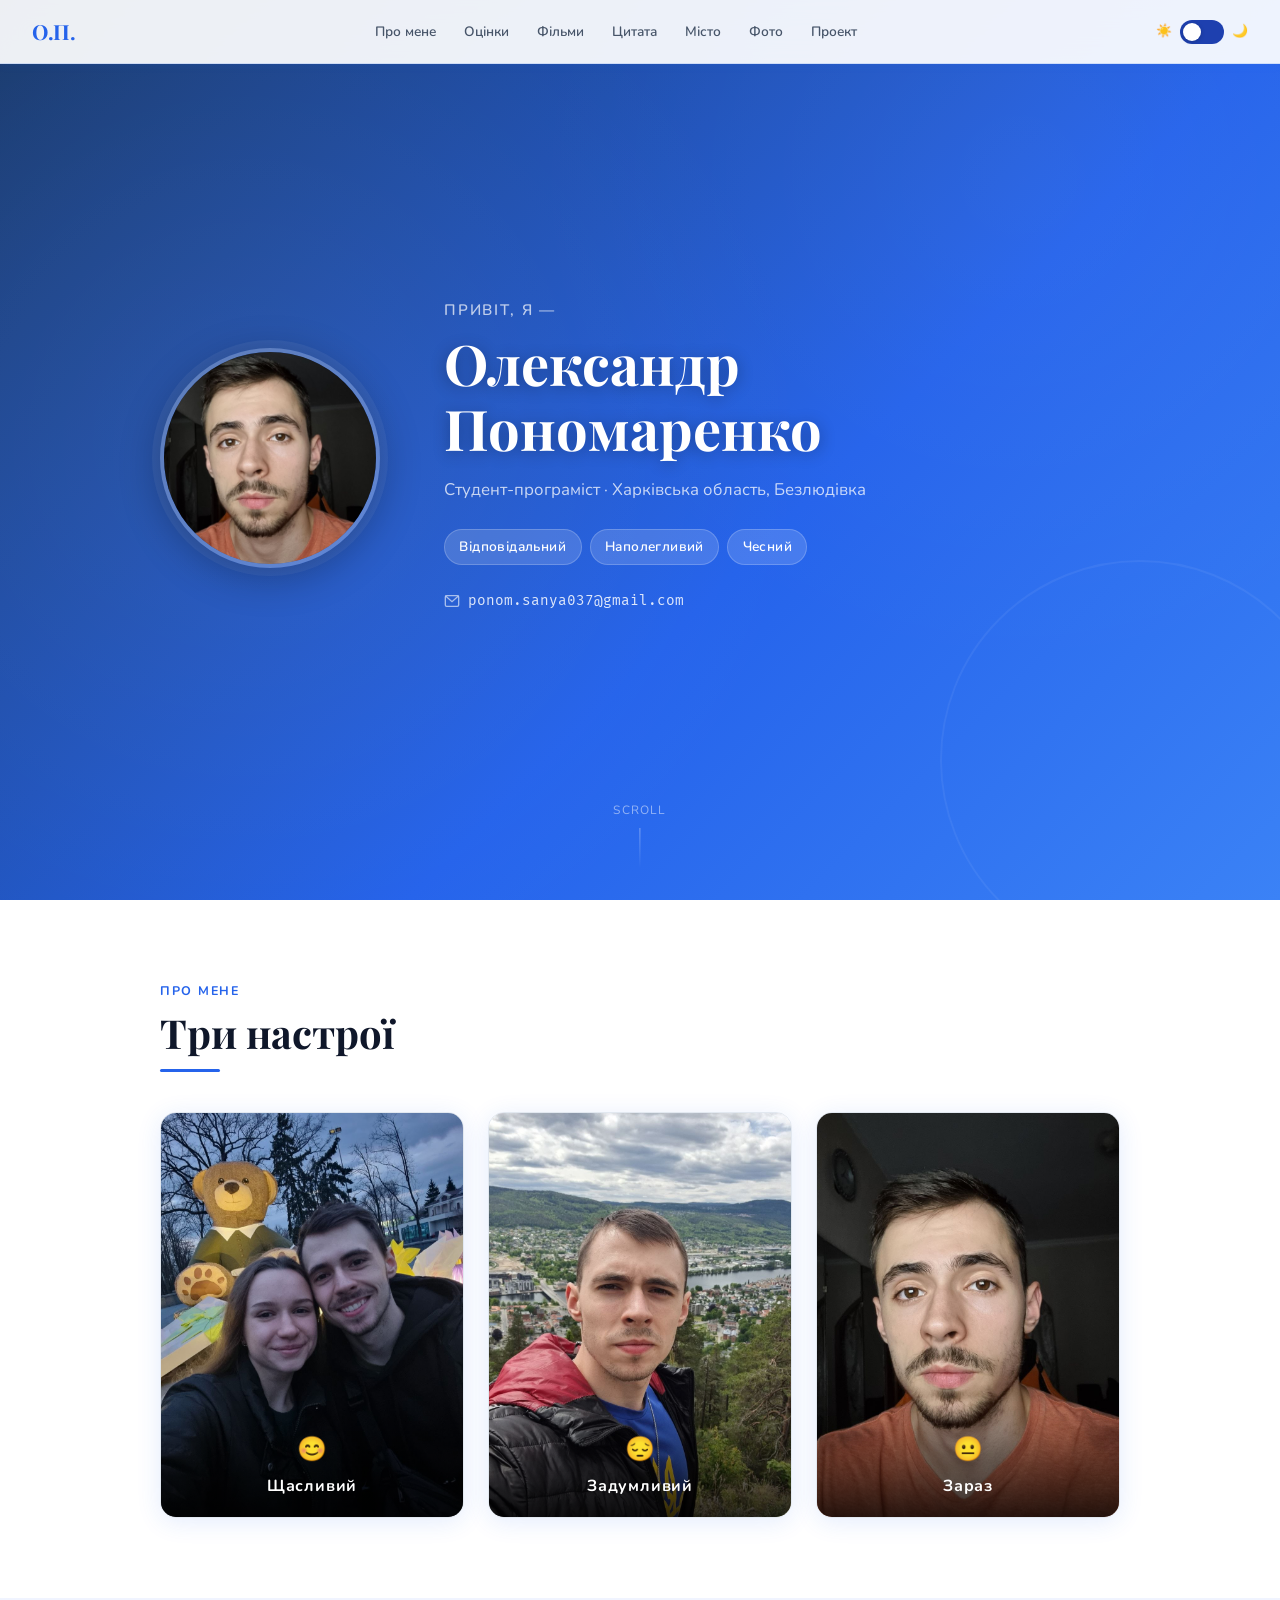
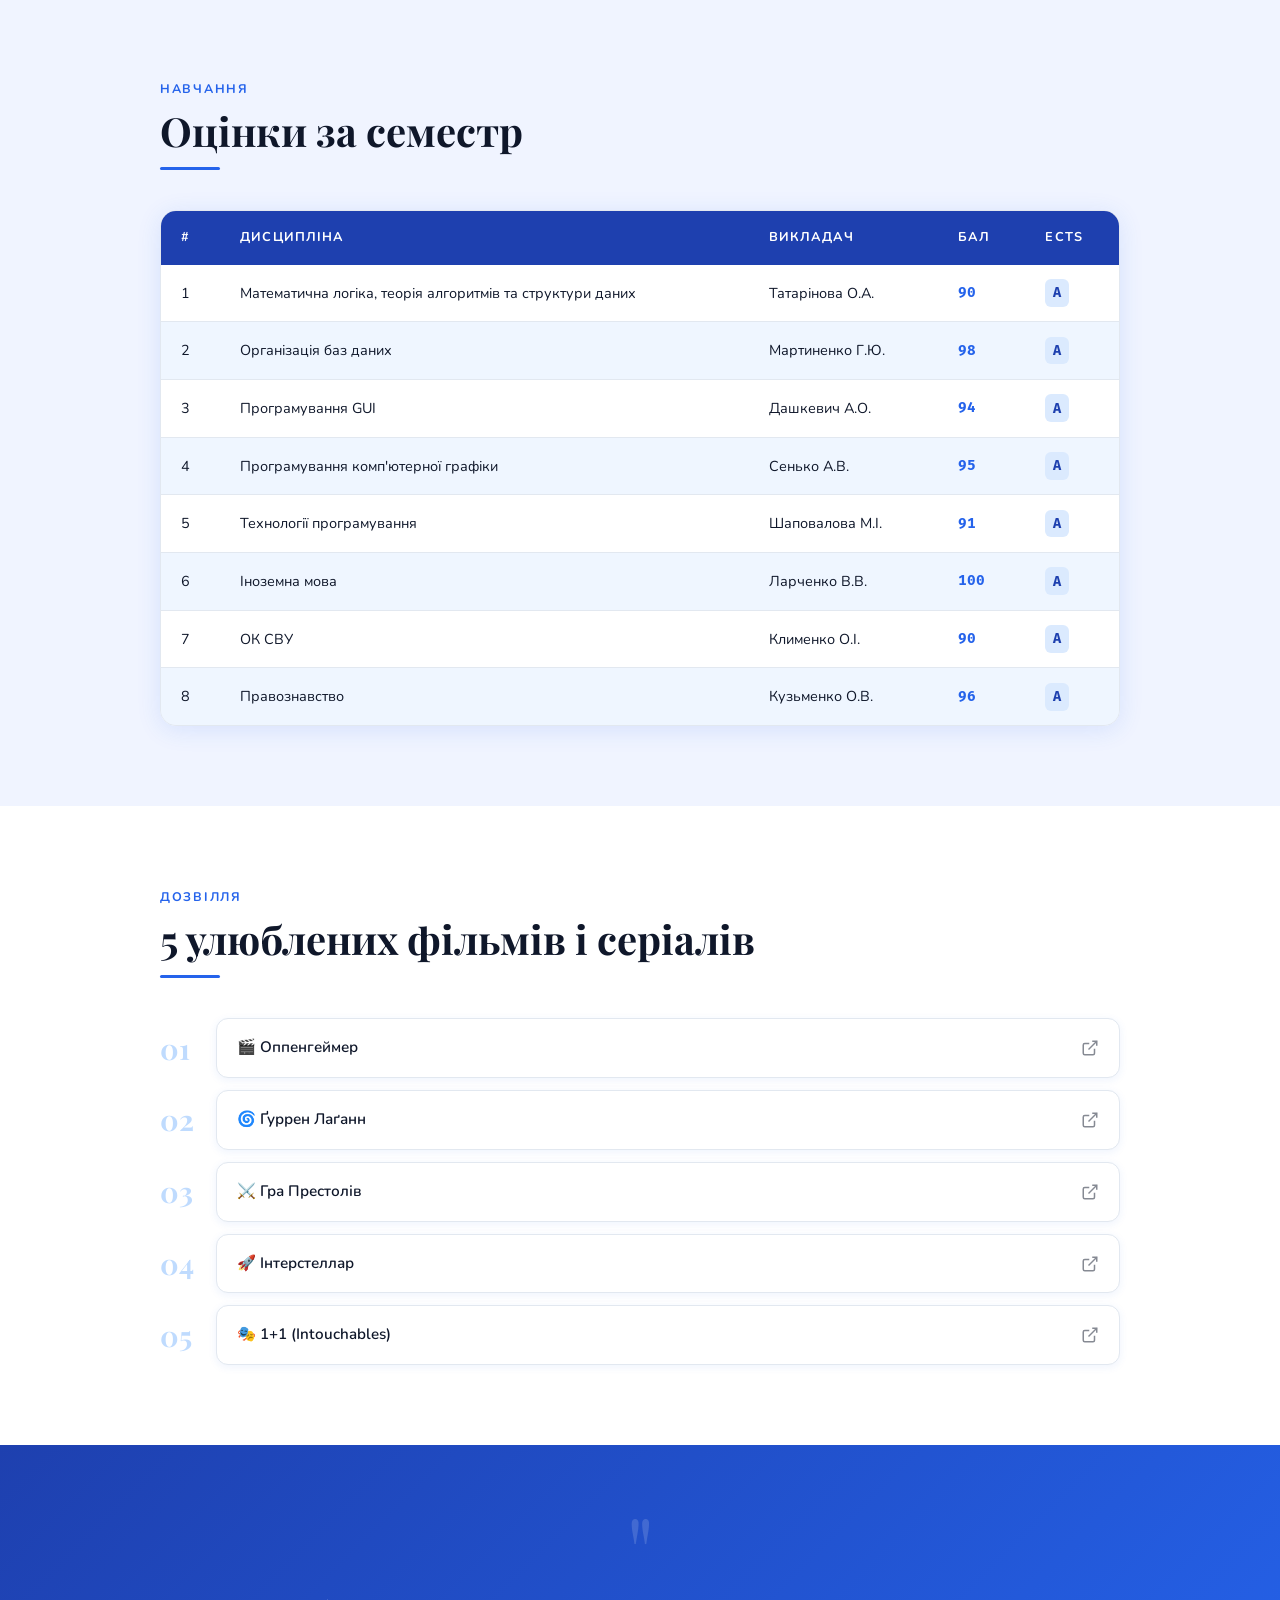
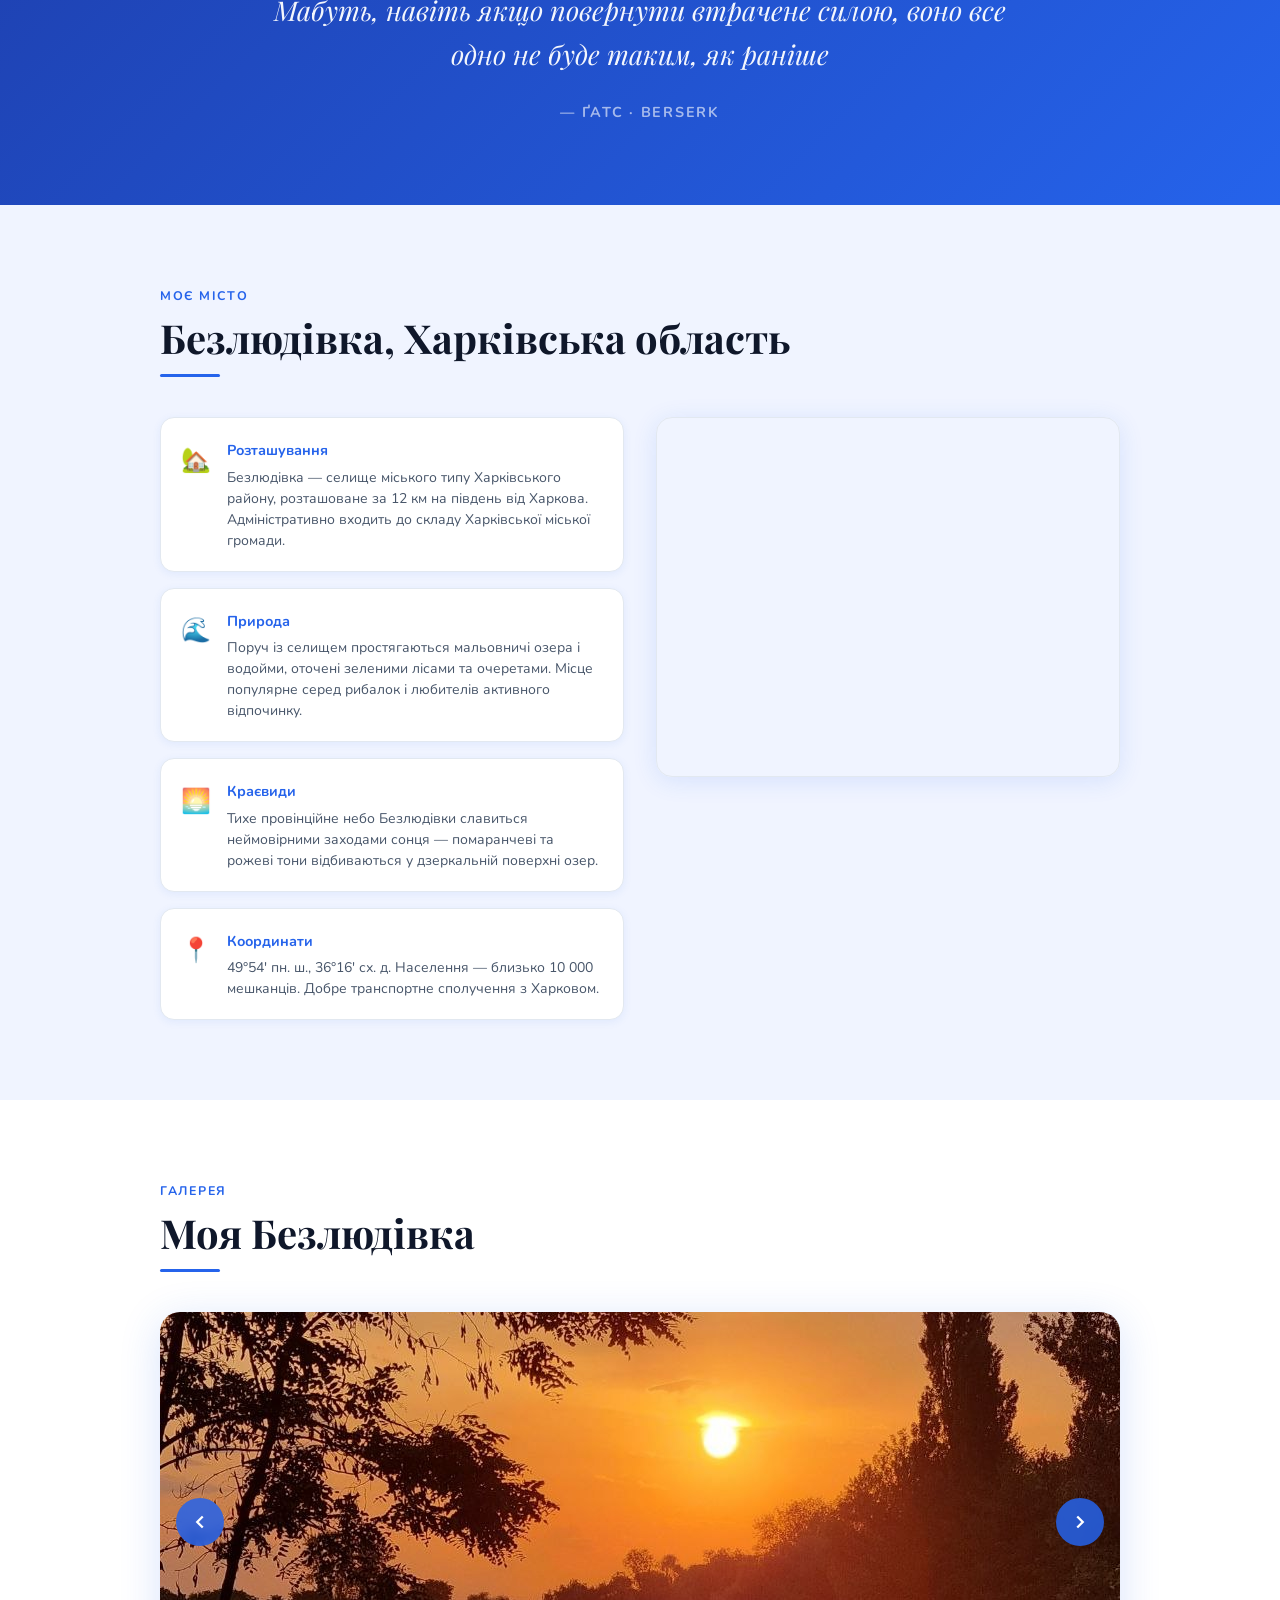
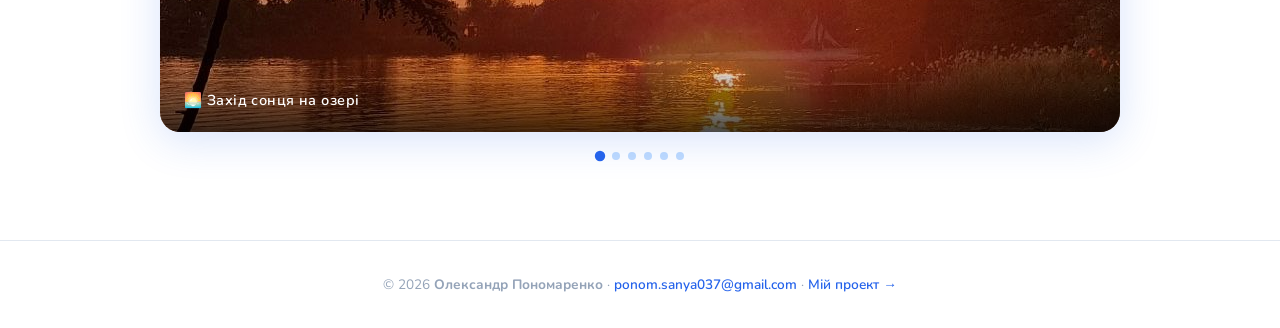
<file: index.html>
<!DOCTYPE html>
<html lang="uk">
<head>
  <meta charset="UTF-8" />
  <meta name="viewport" content="width=device-width, initial-scale=1.0" />
  <title>Олександр Пономаренко — Особиста сторінка</title>
  <meta name="description" content="Особиста сторінка Олександра Пономаренка — студента, розробника, мешканця Безлюдівки." />
  <link rel="stylesheet" href="style.css" />
  <link rel="preconnect" href="https://fonts.googleapis.com" />
  <link rel="preconnect" href="https://fonts.gstatic.com" crossorigin />
</head>
<body>

<!-- 
     NAVIGATION
      -->
<nav>
  <a class="nav-logo" href="#hero">О.П.</a>

  <ul class="nav-links" id="navLinks">
    <li><a href="#moods">Про мене</a></li>
    <li><a href="#grades">Оцінки</a></li>
    <li><a href="#movies">Фільми</a></li>
    <li><a href="#quote">Цитата</a></li>
    <li><a href="#location">Місто</a></li>
    <li><a href="#slideshow">Фото</a></li>
    <li><a href="cyberpunk.html">Проект</a></li>
  </ul>

  <div class="nav-right">
    <div class="theme-toggle" id="themeToggle" role="button" aria-label="Перемикач теми" tabindex="0">
      <span>☀️</span>
      <div class="toggle-track">
        <div class="toggle-knob"></div>
      </div>
      <span>🌙</span>
    </div>
    <button class="burger" id="burger" aria-label="Меню">
      <span></span><span></span><span></span>
    </button>
  </div>
</nav>

<!-- 
     HERO
      -->
<section class="hero" id="hero">
  <div class="hero-inner">
    <img class="hero-avatar" src="images/mood-now.jpg" alt="Олександр Пономаренко" />
    <div class="hero-content">
      <p class="hero-greeting">Привіт, я —</p>
      <h1 class="hero-name">Олександр<br/>Пономаренко</h1>
      <p class="hero-desc">Студент-програміст · Харківська область, Безлюдівка</p>
      <div class="hero-badges">
        <span class="badge">Відповідальний</span>
        <span class="badge">Наполегливий</span>
        <span class="badge">Чесний</span>
      </div>
      <a class="hero-email" href="mailto:ponom.sanya037@gmail.com">
        <svg viewBox="0 0 24 24" fill="none" stroke="currentColor" stroke-width="2">
          <rect x="2" y="4" width="20" height="16" rx="2"/>
          <polyline points="2,4 12,13 22,4"/>
        </svg>
        ponom.sanya037@gmail.com
      </a>
    </div>
  </div>
  <div class="hero-scroll">Scroll</div>
</section>

<!-- 
     MOODS — 3 PHOTOS
      -->
<section id="moods">
  <div class="section-inner">
    <p class="section-label reveal">Про мене</p>
    <h2 class="section-title reveal">Три настрої</h2>
    <div class="section-divider reveal"></div>

    <div class="moods-grid">
      <div class="mood-card reveal card">
        <img src="images/mood-happy.jpg" alt="Щасливий настрій" loading="lazy"/>
        <div class="mood-label">
          <span class="mood-emoji">😊</span>
          Щасливий
        </div>
      </div>
      <div class="mood-card reveal card">
        <img src="images/mood-sad.jpg" alt="Сумний настрій" loading="lazy"/>
        <div class="mood-label">
          <span class="mood-emoji">😔</span>
          Задумливий
        </div>
      </div>
      <div class="mood-card reveal card delay-2">
        <img src="images/mood-now.jpg" alt="Зараз" loading="lazy"/>
        <div class="mood-label">
          <span class="mood-emoji">😐</span>
          Зараз
        </div>
      </div>
    </div>
  </div>
</section>

<!-- 
     GRADES TABLE
      -->
<section id="grades">
  <div class="section-inner">
    <p class="section-label reveal">Навчання</p>
    <h2 class="section-title reveal">Оцінки за семестр</h2>
    <div class="section-divider reveal"></div>

    <div class="table-wrap reveal">
      <table>
        <thead>
          <tr>
            <th>#</th>
            <th>Дисципліна</th>
            <th>Викладач</th>
            <th>Бал</th>
            <th>ECTS</th>
          </tr>
        </thead>
        <tbody>
          <tr>
            <td>1</td>
            <td>Математична логіка, теорія алгоритмів та структури даних</td>
            <td>Татарінова О.А.</td>
            <td><span class="grade-score">90</span></td>
            <td><span class="grade-ects">A</span></td>
          </tr>
          <tr>
            <td>2</td>
            <td>Організація баз даних</td>
            <td>Мартиненко Г.Ю.</td>
            <td><span class="grade-score">98</span></td>
            <td><span class="grade-ects">A</span></td>
          </tr>
          <tr>
            <td>3</td>
            <td>Програмування GUI</td>
            <td>Дашкевич А.О.</td>
            <td><span class="grade-score">94</span></td>
            <td><span class="grade-ects">A</span></td>
          </tr>
          <tr>
            <td>4</td>
            <td>Програмування комп'ютерної графіки</td>
            <td>Сенько А.В.</td>
            <td><span class="grade-score">95</span></td>
            <td><span class="grade-ects">A</span></td>
          </tr>
          <tr>
            <td>5</td>
            <td>Технології програмування</td>
            <td>Шаповалова М.І.</td>
            <td><span class="grade-score">91</span></td>
            <td><span class="grade-ects">A</span></td>
          </tr>
          <tr>
            <td>6</td>
            <td>Іноземна мова</td>
            <td>Ларченко В.В.</td>
            <td><span class="grade-score">100</span></td>
            <td><span class="grade-ects">A</span></td>
          </tr>
          <tr>
            <td>7</td>
            <td>ОК СВУ</td>
            <td>Клименко О.І.</td>
            <td><span class="grade-score">90</span></td>
            <td><span class="grade-ects">A</span></td>
          </tr>
          <tr>
            <td>8</td>
            <td>Правознавство</td>
            <td>Кузьменко О.В.</td>
            <td><span class="grade-score">96</span></td>
            <td><span class="grade-ects">A</span></td>
          </tr>
        </tbody>
      </table>
    </div>
  </div>
</section>

<!-- 
     MOVIES
      -->
<section id="movies">
  <div class="section-inner">
    <p class="section-label reveal">Дозвілля</p>
    <h2 class="section-title reveal">5 улюблених фільмів і серіалів</h2>
    <div class="section-divider reveal"></div>

    <ul class="movies-list">
      <li class="reveal">
        <span class="movie-num">01</span>
        <a class="movie-link" href="https://www.imdb.com/title/tt15398776/" target="_blank" rel="noopener">
          🎬 Оппенгеймер
          <svg class="icon-right" viewBox="0 0 24 24" fill="none" stroke="currentColor" stroke-width="2"><path d="M18 13v6a2 2 0 0 1-2 2H5a2 2 0 0 1-2-2V8a2 2 0 0 1 2-2h6"/><polyline points="15,3 21,3 21,9"/><line x1="10" y1="14" x2="21" y2="3"/></svg>
        </a>
      </li>
      <li class="reveal delay-1">
        <span class="movie-num">02</span>
        <a class="movie-link" href="https://www.imdb.com/title/tt0948103/" target="_blank" rel="noopener">
          🌀 Ґуррен Лаґанн
          <svg class="icon-right" viewBox="0 0 24 24" fill="none" stroke="currentColor" stroke-width="2"><path d="M18 13v6a2 2 0 0 1-2 2H5a2 2 0 0 1-2-2V8a2 2 0 0 1 2-2h6"/><polyline points="15,3 21,3 21,9"/><line x1="10" y1="14" x2="21" y2="3"/></svg>
        </a>
      </li>
      <li class="reveal delay-2">
        <span class="movie-num">03</span>
        <a class="movie-link" href="https://www.imdb.com/title/tt0944947/" target="_blank" rel="noopener">
          ⚔️ Гра Престолів
          <svg class="icon-right" viewBox="0 0 24 24" fill="none" stroke="currentColor" stroke-width="2"><path d="M18 13v6a2 2 0 0 1-2 2H5a2 2 0 0 1-2-2V8a2 2 0 0 1 2-2h6"/><polyline points="15,3 21,3 21,9"/><line x1="10" y1="14" x2="21" y2="3"/></svg>
        </a>
      </li>
      <li class="reveal delay-3">
        <span class="movie-num">04</span>
        <a class="movie-link" href="https://www.imdb.com/title/tt0816692/" target="_blank" rel="noopener">
          🚀 Інтерстеллар
          <svg class="icon-right" viewBox="0 0 24 24" fill="none" stroke="currentColor" stroke-width="2"><path d="M18 13v6a2 2 0 0 1-2 2H5a2 2 0 0 1-2-2V8a2 2 0 0 1 2-2h6"/><polyline points="15,3 21,3 21,9"/><line x1="10" y1="14" x2="21" y2="3"/></svg>
        </a>
      </li>
      <li class="reveal delay-4">
        <span class="movie-num">05</span>
        <a class="movie-link" href="https://www.imdb.com/title/tt1675434/" target="_blank" rel="noopener">
          🎭 1+1 (Intouchables)
          <svg class="icon-right" viewBox="0 0 24 24" fill="none" stroke="currentColor" stroke-width="2"><path d="M18 13v6a2 2 0 0 1-2 2H5a2 2 0 0 1-2-2V8a2 2 0 0 1 2-2h6"/><polyline points="15,3 21,3 21,9"/><line x1="10" y1="14" x2="21" y2="3"/></svg>
        </a>
      </li>
    </ul>
  </div>
</section>

<!-- QUOTE
      -->
<section id="quote">
  <div class="quote-inner">
    <span class="quote-mark">"</span>
    <p class="quote-text">
      Мабуть, навіть якщо повернути втрачене силою, воно все одно не буде таким, як раніше
    </p>
    <p class="quote-author">— Ґатс · Berserk</p>
  </div>
</section>

<!-- 
    BEZLYUD
      -->
<section id="location">
  <div class="section-inner">
    <p class="section-label reveal">Моє місто</p>
    <h2 class="section-title reveal">Безлюдівка, Харківська область</h2>
    <div class="section-divider reveal"></div>

    <div class="location-grid">
      <div class="location-facts">
        <div class="fact-card reveal">
          <span class="fact-icon">🏡</span>
          <div>
            <h4>Розташування</h4>
            <p>Безлюдівка — селище міського типу Харківського району, розташоване за 12 км на південь від Харкова. Адміністративно входить до складу Харківської міської громади.</p>
          </div>
        </div>
        <div class="fact-card reveal delay-2">
          <span class="fact-icon">🌊</span>
          <div>
            <h4>Природа</h4>
            <p>Поруч із селищем простягаються мальовничі озера і водойми, оточені зеленими лісами та очеретами. Місце популярне серед рибалок і любителів активного відпочинку.</p>
          </div>
        </div>
        <div class="fact-card reveal delay-4">
          <span class="fact-icon">🌅</span>
          <div>
            <h4>Краєвиди</h4>
            <p>Тихе провінційне небо Безлюдівки славиться неймовірними заходами сонця — помаранчеві та рожеві тони відбиваються у дзеркальній поверхні озер.</p>
          </div>
        </div>
        <div class="fact-card reveal delay-6">
          <span class="fact-icon">📍</span>
          <div>
            <h4>Координати</h4>
            <p>49°54′ пн. ш., 36°16′ сх. д. Населення — близько 10 000 мешканців. Добре транспортне сполучення з Харковом.</p>
          </div>
        </div>
      </div>

      <div class="map-wrap reveal">
        <iframe
          src="https://maps.google.com/maps?q=49.8891,36.2686&z=14&output=embed"
          title="Карта — Безлюдівка"
          allowfullscreen
          loading="lazy"
          referrerpolicy="no-referrer-when-downgrade">
        </iframe>
      </div>
    </div>
  </div>
</section>

<!-- 
     SLIDESHOW
      -->
<section id="slideshow">
  <div class="section-inner">
    <p class="section-label reveal">Галерея</p>
    <h2 class="section-title reveal">Моя Безлюдівка</h2>
    <div class="section-divider reveal"></div>

    <div class="slideshow-wrap reveal">
      <div class="slide active">
        <img src="images/slide1.jpg" alt="Захід сонця на озері" loading="lazy"/>
        <div class="slide-caption">🌅 Захід сонця на озері</div>
      </div>
      <div class="slide">
        <img src="images/slide2.jpg" alt="Вечірнє озеро" loading="lazy"/>
        <div class="slide-caption">🌆 Вечірнє озеро</div>
      </div>
      <div class="slide">
        <img src="images/slide3.jpg" alt="Очерети на березі" loading="lazy"/>
        <div class="slide-caption">🌾 Очерети на березі</div>
      </div>
      <div class="slide">
        <img src="images/slide4.jpg" alt="Захід з подвір'я" loading="lazy"/>
        <div class="slide-caption">🏡 Захід із подвір'я</div>
      </div>
      <div class="slide">
        <img src="images/slide5.jpg" alt="Рожеве небо над дорогою" loading="lazy"/>
        <div class="slide-caption">🌸 Рожеве небо над дорогою</div>
      </div>
      <div class="slide">
        <img src="images/slide6.jpg" alt="Будинок на заході сонця" loading="lazy"/>
        <div class="slide-caption">🏘️ Будинок на заході сонця</div>
      </div>

      <button class="slide-btn slide-prev" id="slidePrev" aria-label="Попереднє фото">
        <svg viewBox="0 0 24 24" fill="none" stroke="currentColor" stroke-width="2.5"><polyline points="15,18 9,12 15,6"/></svg>
      </button>
      <button class="slide-btn slide-next" id="slideNext" aria-label="Наступне фото">
        <svg viewBox="0 0 24 24" fill="none" stroke="currentColor" stroke-width="2.5"><polyline points="9,6 15,12 9,18"/></svg>
      </button>
    </div>

    <div class="slide-dots">
      <button class="dot active" aria-label="Слайд 1"></button>
      <button class="dot" aria-label="Слайд 2"></button>
      <button class="dot" aria-label="Слайд 3"></button>
      <button class="dot" aria-label="Слайд 4"></button>
      <button class="dot" aria-label="Слайд 5"></button>
      <button class="dot" aria-label="Слайд 6"></button>
    </div>
  </div>
</section>

<footer>
  <p>
    © 2026 <strong>Олександр Пономаренко</strong> ·
    <a href="mailto:ponom.sanya037@gmail.com">ponom.sanya037@gmail.com</a> ·
    <a href="cyberpunk.html">Мій проект →</a>
  </p>
</footer>

<script src="script.js"></script>
</body>
</html>
</file>
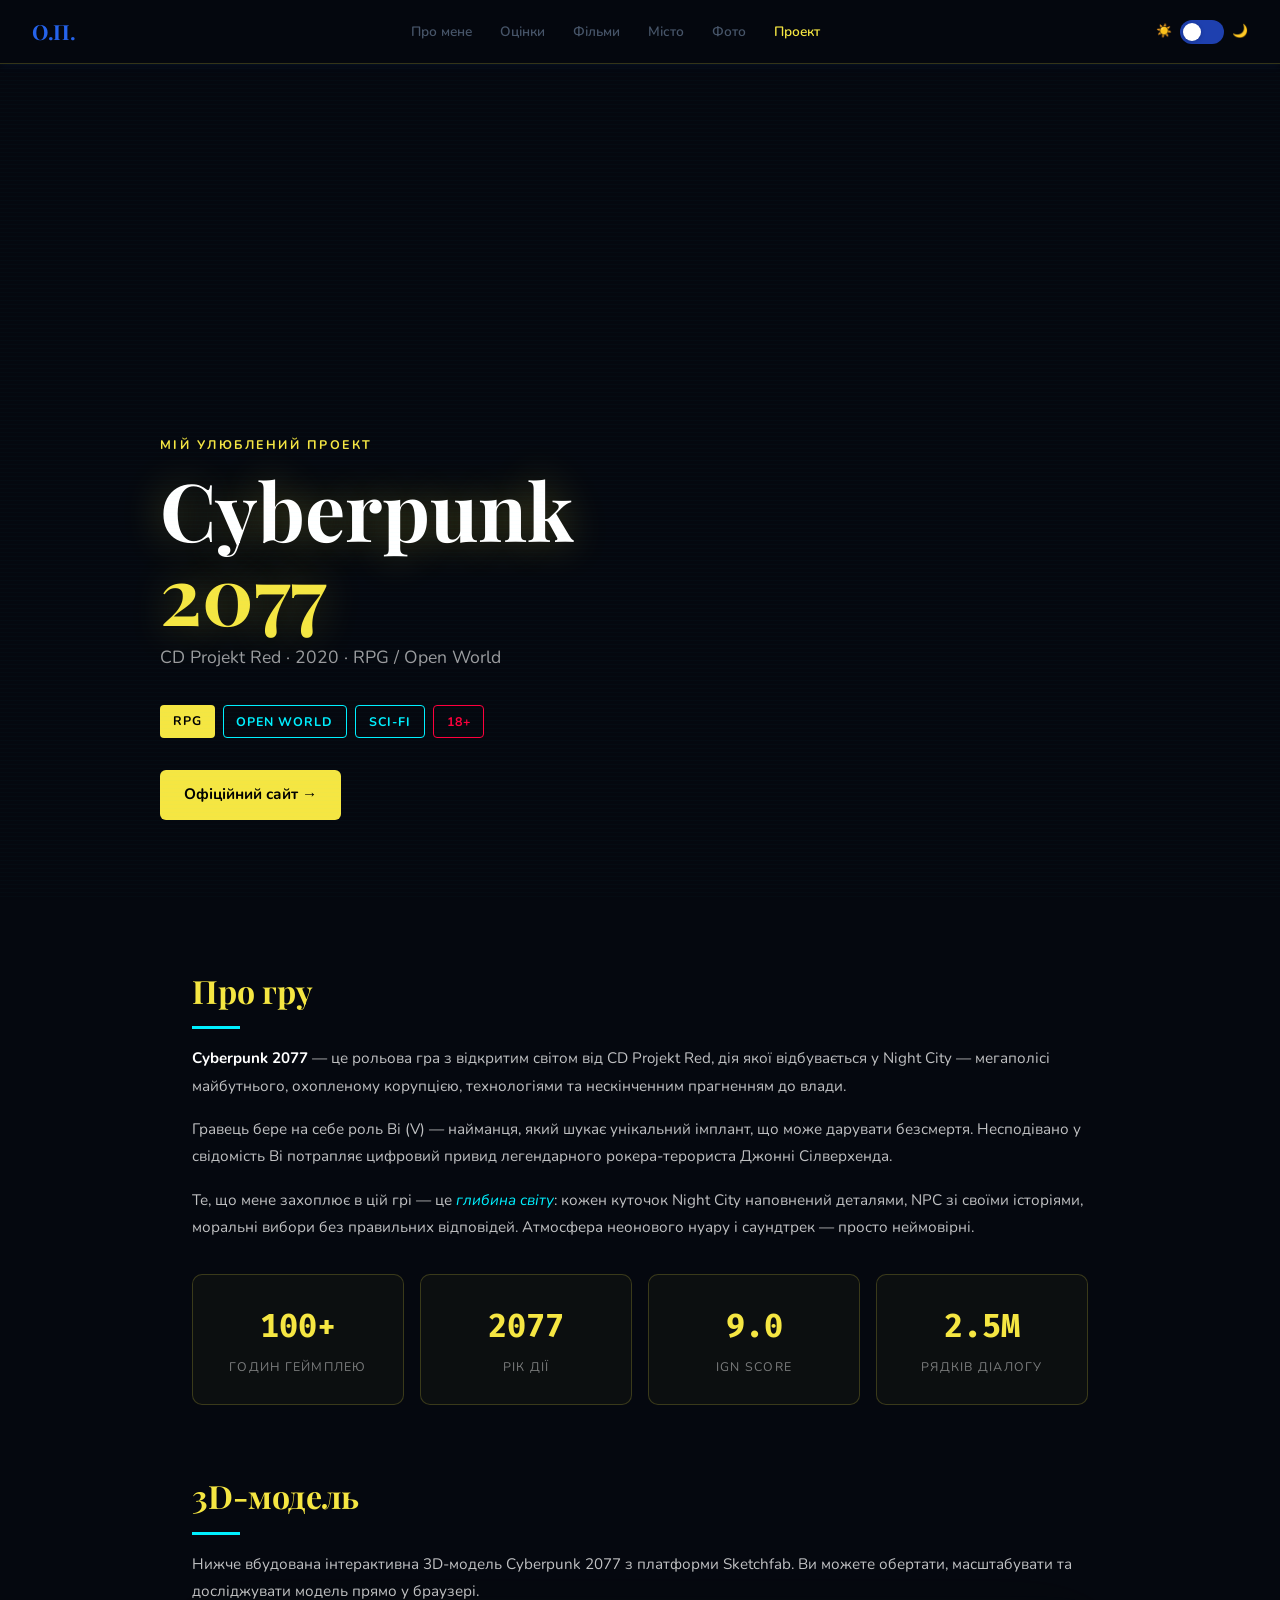
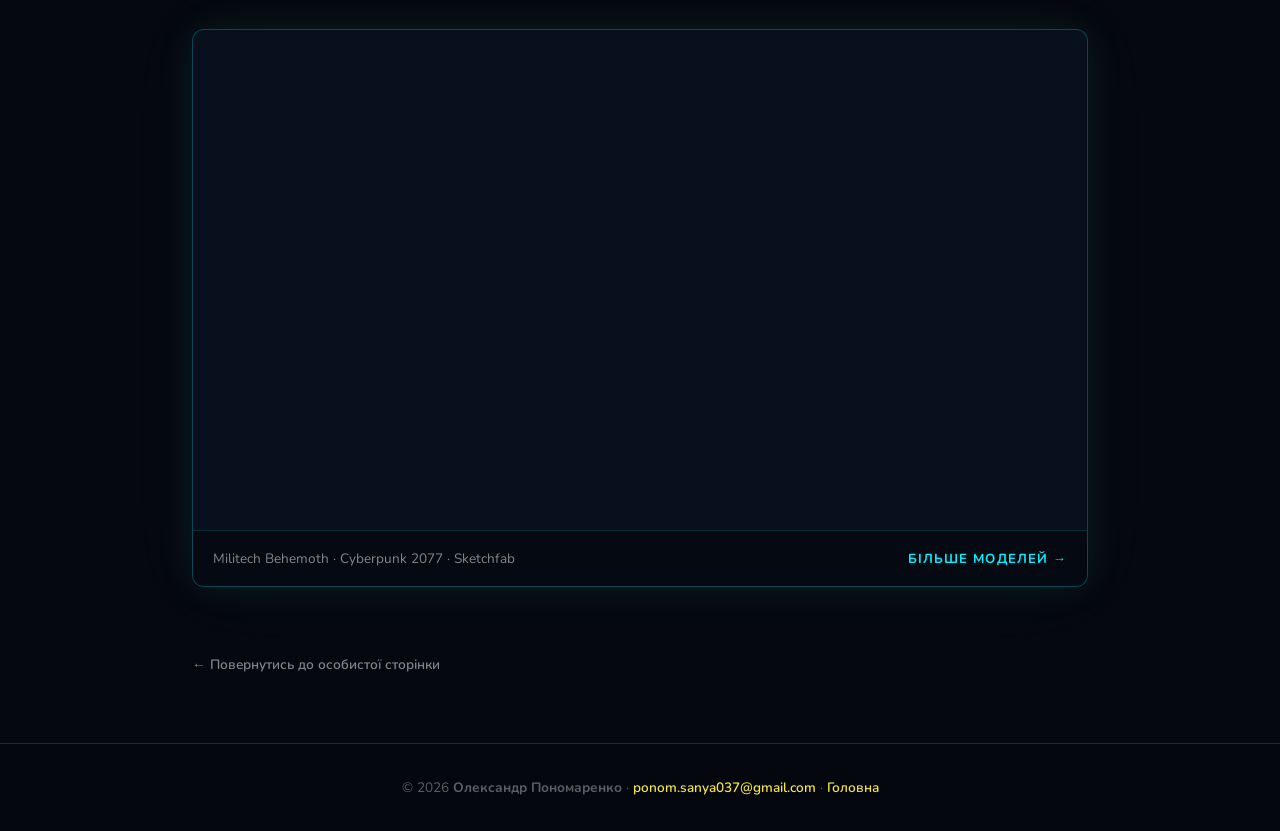
<file: cyberpunk.html>
<!DOCTYPE html>
<html lang="uk">
<head>
  <meta charset="UTF-8" />
  <meta name="viewport" content="width=device-width, initial-scale=1.0" />
  <title>Cyberpunk 2077 — Мій улюблений проект</title>
  <meta name="description" content="Сторінка улюбленого проекту Олександра Пономаренка — Cyberpunk 2077." />
  <link rel="stylesheet" href="style.css" />
  <link rel="preconnect" href="https://fonts.googleapis.com" />
  <link rel="preconnect" href="https://fonts.gstatic.com" crossorigin />
</head>
<body class="cp-page">

<!-- NAV -->
<nav>
  <a class="nav-logo" href="index.html">О.П.</a>
  <ul class="nav-links" id="navLinks">
    <li><a href="index.html#moods">Про мене</a></li>
    <li><a href="index.html#grades">Оцінки</a></li>
    <li><a href="index.html#movies">Фільми</a></li>
    <li><a href="index.html#location">Місто</a></li>
    <li><a href="index.html#slideshow">Фото</a></li>
    <li><a href="cyberpunk.html" class="nav-link--cp">Проект</a></li>
  </ul>
  <div class="nav-right">
    <div class="theme-toggle" id="themeToggle" role="button" aria-label="Тема" tabindex="0">
      <span>☀️</span>
      <div class="toggle-track"><div class="toggle-knob"></div></div>
      <span>🌙</span>
    </div>
    <button class="burger" id="burger" aria-label="Меню">
      <span></span><span></span><span></span>
    </button>
  </div>
</nav>

<!-- HERO -->
<div class="cp-hero">
  <div class="cp-hero-inner">
    <p class="cp-genre">Мій улюблений проект</p>
    <h1 class="cp-title">Cyberpunk<br/><em>2077</em></h1>
    <p class="cp-sub">CD Projekt Red · 2020 · RPG / Open World</p>
    <div class="cp-tags">
      <span class="cp-tag yellow">RPG</span>
      <span class="cp-tag cyan">Open World</span>
      <span class="cp-tag cyan">Sci-Fi</span>
      <span class="cp-tag red">18+</span>
    </div>
    <a class="cp-cta" href="https://www.cyberpunk.net" target="_blank" rel="noopener">
      Офіційний сайт →
    </a>
  </div>
</div>

<!-- ABOUT -->
<div class="cp-section">
  <h2 class="cp-section-title reveal">Про гру</h2>
  <div class="cp-prose reveal">
    <p>
      <strong class="text-white">Cyberpunk 2077</strong> — це рольова гра з відкритим світом від CD Projekt Red,
      дія якої відбувається у Night City — мегаполісі майбутнього, охопленому корупцією, технологіями та нескінченним прагненням до влади.
    </p>
    <p>
      Гравець бере на себе роль Ві (V) — найманця, який шукає унікальний імплант, що може дарувати безсмертя.
      Несподівано у свідомість Ві потрапляє цифровий привид легендарного рокера-терориста Джонні Сілверхенда.
    </p>
    <p>
      Те, що мене захоплює в цій грі — це <em class="text-cyan">глибина світу</em>: кожен куточок Night City
      наповнений деталями, NPC зі своїми історіями, моральні вибори без правильних відповідей.
      Атмосфера неонового нуару і саундтрек — просто неймовірні.
    </p>
  </div>

  <div class="cp-stats">
    <div class="cp-stat reveal">
      <span class="val">100+</span>
      <span class="lbl">годин геймплею</span>
    </div>
    <div class="cp-stat reveal delay-2">
      <span class="val">2077</span>
      <span class="lbl">рік дії</span>
    </div>
    <div class="cp-stat reveal delay-4">
      <span class="val">9.0</span>
      <span class="lbl">IGN score</span>
    </div>
    <div class="cp-stat reveal delay-6">
      <span class="val">2.5M</span>
      <span class="lbl">рядків діалогу</span>
    </div>
  </div>
</div>

<!-- 3D MODEL -->
<div class="cp-section cp-section--notop">
  <h2 class="cp-section-title reveal">3D-модель</h2>
  <p class="cp-prose cp-prose--mb reveal">
    Нижче вбудована інтерактивна 3D-модель Cyberpunk 2077 з платформи Sketchfab.
    Ви можете обертати, масштабувати та досліджувати модель прямо у браузері.
  </p>
  <div class="cp-model-wrap reveal">
    <iframe
      title="Cyberpunk 2077 — Militech Behemoth"
      frameborder="0"
      allowfullscreen
      mozallowfullscreen="true"
      webkitallowfullscreen="true"
      allow="autoplay; fullscreen; xr-spatial-tracking"
      src="https://sketchfab.com/models/a06f9ae5da7844ecbb81d423a209e1e1/embed?autostart=1&ui_theme=dark">
    </iframe>
    <div class="cp-model-label">
      <span>Militech Behemoth · Cyberpunk 2077 · Sketchfab</span>
      <a href="https://sketchfab.com/search?q=cyberpunk+2077&type=models" target="_blank" rel="noopener">
        Більше моделей →
      </a>
    </div>
  </div>
</div>

<!-- BACK -->
<div class="cp-back-wrap">
  <a class="cp-back" href="index.html">← Повернутись до особистої сторінки</a>
</div>

<footer>
  <p>
    © 2026 <strong>Олександр Пономаренко</strong> ·
    <a href="mailto:ponom.sanya037@gmail.com">ponom.sanya037@gmail.com</a> ·
    <a href="index.html">Головна</a>
  </p>
</footer>

<script src="script.js"></script>
</body>
</html>
</file>
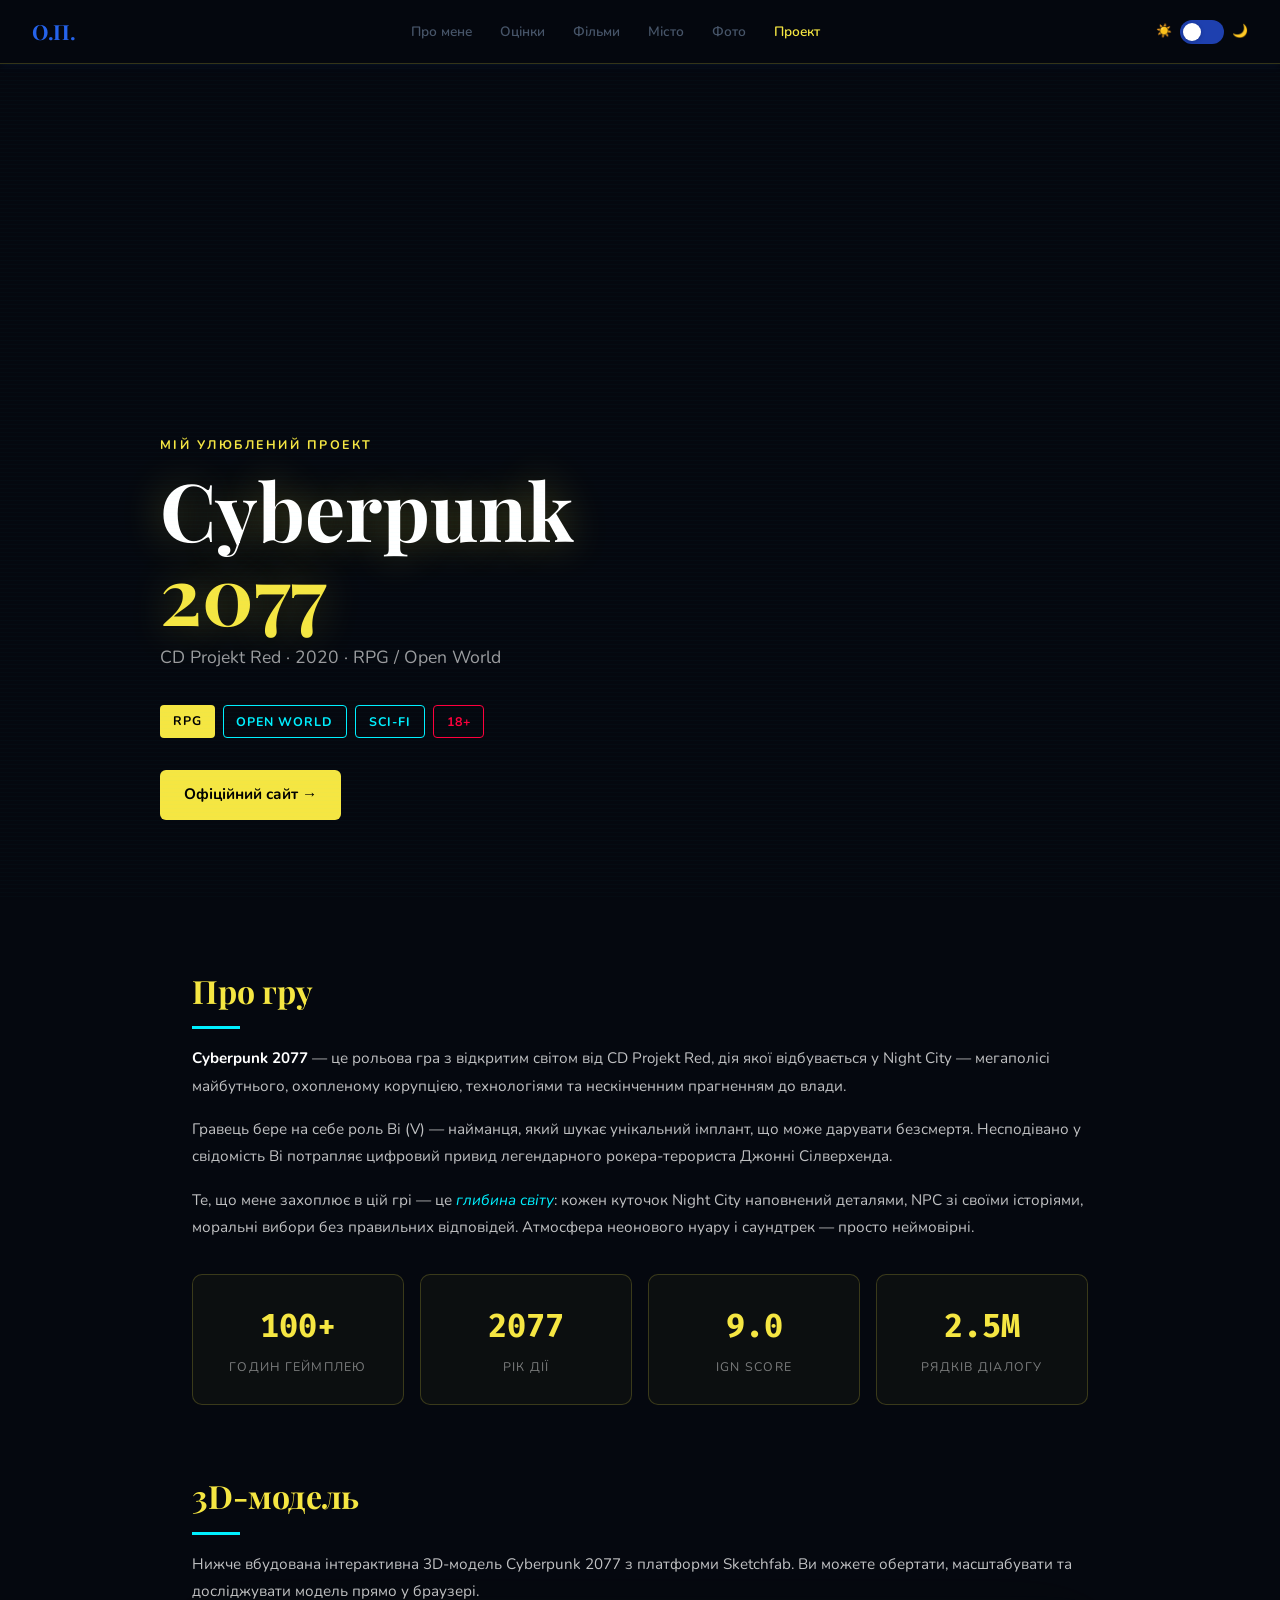
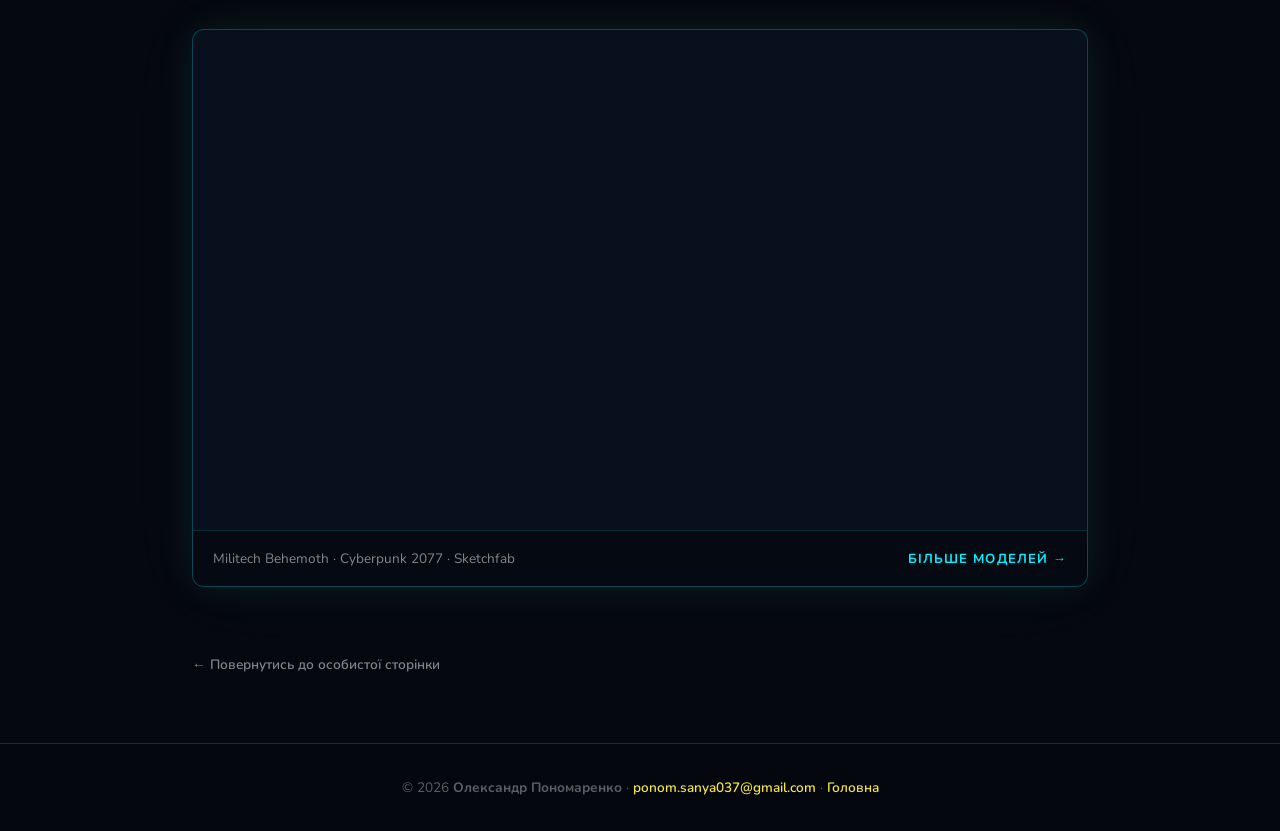
<file: personal-site/cyberpunk.html>
<!DOCTYPE html>
<html lang="uk">
<head>
  <meta charset="UTF-8" />
  <meta name="viewport" content="width=device-width, initial-scale=1.0" />
  <title>Cyberpunk 2077 — Мій улюблений проект</title>
  <meta name="description" content="Сторінка улюбленого проекту Олександра Пономаренка — Cyberpunk 2077." />
  <link rel="stylesheet" href="style.css" />
  <link rel="preconnect" href="https://fonts.googleapis.com" />
  <link rel="preconnect" href="https://fonts.gstatic.com" crossorigin />
</head>
<body class="cp-page">

<!-- NAV -->
<nav>
  <a class="nav-logo" href="index.html">О.П.</a>
  <ul class="nav-links" id="navLinks">
    <li><a href="index.html#moods">Про мене</a></li>
    <li><a href="index.html#grades">Оцінки</a></li>
    <li><a href="index.html#movies">Фільми</a></li>
    <li><a href="index.html#location">Місто</a></li>
    <li><a href="index.html#slideshow">Фото</a></li>
    <li><a href="cyberpunk.html" class="nav-link--cp">Проект</a></li>
  </ul>
  <div class="nav-right">
    <div class="theme-toggle" id="themeToggle" role="button" aria-label="Тема" tabindex="0">
      <span>☀️</span>
      <div class="toggle-track"><div class="toggle-knob"></div></div>
      <span>🌙</span>
    </div>
    <button class="burger" id="burger" aria-label="Меню">
      <span></span><span></span><span></span>
    </button>
  </div>
</nav>

<!-- HERO -->
<div class="cp-hero">
  <div class="cp-hero-inner">
    <p class="cp-genre">Мій улюблений проект</p>
    <h1 class="cp-title">Cyberpunk<br/><em>2077</em></h1>
    <p class="cp-sub">CD Projekt Red · 2020 · RPG / Open World</p>
    <div class="cp-tags">
      <span class="cp-tag yellow">RPG</span>
      <span class="cp-tag cyan">Open World</span>
      <span class="cp-tag cyan">Sci-Fi</span>
      <span class="cp-tag red">18+</span>
    </div>
    <a class="cp-cta" href="https://www.cyberpunk.net" target="_blank" rel="noopener">
      Офіційний сайт →
    </a>
  </div>
</div>

<!-- ABOUT -->
<div class="cp-section">
  <h2 class="cp-section-title reveal">Про гру</h2>
  <div class="cp-prose reveal">
    <p>
      <strong class="text-white">Cyberpunk 2077</strong> — це рольова гра з відкритим світом від CD Projekt Red,
      дія якої відбувається у Night City — мегаполісі майбутнього, охопленому корупцією, технологіями та нескінченним прагненням до влади.
    </p>
    <p>
      Гравець бере на себе роль Ві (V) — найманця, який шукає унікальний імплант, що може дарувати безсмертя.
      Несподівано у свідомість Ві потрапляє цифровий привид легендарного рокера-терориста Джонні Сілверхенда.
    </p>
    <p>
      Те, що мене захоплює в цій грі — це <em class="text-cyan">глибина світу</em>: кожен куточок Night City
      наповнений деталями, NPC зі своїми історіями, моральні вибори без правильних відповідей.
      Атмосфера неонового нуару і саундтрек — просто неймовірні.
    </p>
  </div>

  <div class="cp-stats">
    <div class="cp-stat reveal">
      <span class="val">100+</span>
      <span class="lbl">годин геймплею</span>
    </div>
    <div class="cp-stat reveal delay-2">
      <span class="val">2077</span>
      <span class="lbl">рік дії</span>
    </div>
    <div class="cp-stat reveal delay-4">
      <span class="val">9.0</span>
      <span class="lbl">IGN score</span>
    </div>
    <div class="cp-stat reveal delay-6">
      <span class="val">2.5M</span>
      <span class="lbl">рядків діалогу</span>
    </div>
  </div>
</div>

<!-- 3D MODEL -->
<div class="cp-section cp-section--notop">
  <h2 class="cp-section-title reveal">3D-модель</h2>
  <p class="cp-prose cp-prose--mb reveal">
    Нижче вбудована інтерактивна 3D-модель Cyberpunk 2077 з платформи Sketchfab.
    Ви можете обертати, масштабувати та досліджувати модель прямо у браузері.
  </p>
  <div class="cp-model-wrap reveal">
    <iframe
      title="Cyberpunk 2077 — Militech Behemoth"
      frameborder="0"
      allowfullscreen
      mozallowfullscreen="true"
      webkitallowfullscreen="true"
      allow="autoplay; fullscreen; xr-spatial-tracking"
      src="https://sketchfab.com/models/a06f9ae5da7844ecbb81d423a209e1e1/embed?autostart=1&ui_theme=dark">
    </iframe>
    <div class="cp-model-label">
      <span>Militech Behemoth · Cyberpunk 2077 · Sketchfab</span>
      <a href="https://sketchfab.com/search?q=cyberpunk+2077&type=models" target="_blank" rel="noopener">
        Більше моделей →
      </a>
    </div>
  </div>
</div>

<!-- BACK -->
<div class="cp-back-wrap">
  <a class="cp-back" href="index.html">← Повернутись до особистої сторінки</a>
</div>

<footer>
  <p>
    © 2026 <strong>Олександр Пономаренко</strong> ·
    <a href="mailto:ponom.sanya037@gmail.com">ponom.sanya037@gmail.com</a> ·
    <a href="index.html">Головна</a>
  </p>
</footer>

<script src="script.js"></script>
</body>
</html>
</file>
<file: style.css>
@import url('https://fonts.googleapis.com/css2?family=Playfair+Display:wght@400;600;700&family=Nunito:wght@300;400;600;700&family=Fira+Mono:wght@400;500&display=swap');

/* 
   LIGHT THEME (default)
    */
:root {
  --bg-primary: #f0f4ff;
  --bg-secondary: #ffffff;
  --bg-card: #ffffff;
  --bg-header: linear-gradient(135deg, #1a3a6b 0%, #2563eb 60%, #3b82f6 100%);
  --accent: #2563eb;
  --accent-hover: #1d4ed8;
  --accent-light: #dbeafe;
  --text-primary: #0f172a;
  --text-secondary: #475569;
  --text-muted: #94a3b8;
  --text-on-accent: #ffffff;
  --border: #bfdbfe;
  --border-card: #e2e8f0;
  --table-head-bg: #1e40af;
  --table-head-text: #ffffff;
  --table-row-even: #eff6ff;
  --table-row-odd: #ffffff;
  --table-row-hover: #dbeafe;
  --shadow-sm: 0 2px 8px rgba(37,99,235,0.08);
  --shadow-md: 0 4px 24px rgba(37,99,235,0.12);
  --shadow-lg: 0 8px 40px rgba(37,99,235,0.18);
  --nav-bg: rgba(255,255,255,0.92);
  --nav-border: rgba(37,99,235,0.15);
  --quote-bg: linear-gradient(135deg, #1e40af, #2563eb);
  --toggle-bg: #1e40af;
  --toggle-knob: #ffffff;
  --slideshow-btn: rgba(37,99,235,0.85);
  --badge-bg: #dbeafe;
  --badge-text: #1e40af;
  --hero-text-shadow: 0 2px 16px rgba(0,0,0,0.3);
  --section-divider: #bfdbfe;
}

/* 
   DARK THEME
    */
body.dark {
  --bg-primary: #0b0f1a;
  --bg-secondary: #111827;
  --bg-card: #1a2235;
  --bg-header: linear-gradient(135deg, #050d1f 0%, #0f2040 60%, #1a3a6b 100%);
  --accent: #60a5fa;
  --accent-hover: #93c5fd;
  --accent-light: #1e3a5f;
  --text-primary: #e2e8f0;
  --text-secondary: #94a3b8;
  --text-muted: #64748b;
  --text-on-accent: #ffffff;
  --border: #1e3a5f;
  --border-card: #1e2d45;
  --table-head-bg: #0f2040;
  --table-head-text: #93c5fd;
  --table-row-even: #131e30;
  --table-row-odd: #1a2235;
  --table-row-hover: #1e3a5f;
  --shadow-sm: 0 2px 8px rgba(0,0,0,0.4);
  --shadow-md: 0 4px 24px rgba(0,0,0,0.5);
  --shadow-lg: 0 8px 40px rgba(0,0,0,0.6);
  --nav-bg: rgba(11,15,26,0.95);
  --nav-border: rgba(96,165,250,0.15);
  --quote-bg: linear-gradient(135deg, #050d1f, #0f2040);
  --toggle-bg: #60a5fa;
  --toggle-knob: #0b0f1a;
  --slideshow-btn: rgba(96,165,250,0.85);
  --badge-bg: #1e3a5f;
  --badge-text: #93c5fd;
  --hero-text-shadow: 0 2px 24px rgba(0,0,0,0.7);
  --section-divider: #1e3a5f;
}

/* 
   RESET & BASE
    */
*, *::before, *::after { box-sizing: border-box; margin: 0; padding: 0; }

html { scroll-behavior: smooth; }

body {
  font-family: 'Nunito', sans-serif;
  background-color: var(--bg-primary);
  color: var(--text-primary);
  transition: background-color 0.4s ease, color 0.4s ease;
  line-height: 1.7;
}

/* 
   NAV
    */
nav {
  position: fixed;
  top: 0; left: 0; right: 0;
  z-index: 1000;
  background: var(--nav-bg);
  border-bottom: 1px solid var(--nav-border);
  backdrop-filter: blur(12px);
  -webkit-backdrop-filter: blur(12px);
  padding: 0 2rem;
  height: 64px;
  display: flex;
  align-items: center;
  justify-content: space-between;
  box-shadow: var(--shadow-sm);
  transition: background 0.4s, border-color 0.4s;
}

.nav-logo {
  font-family: 'Playfair Display', serif;
  font-weight: 700;
  font-size: 1.3rem;
  color: var(--accent);
  text-decoration: none;
  letter-spacing: -0.02em;
}

.nav-links {
  display: flex;
  align-items: center;
  gap: 0.25rem;
  list-style: none;
}

.nav-links a {
  text-decoration: none;
  color: var(--text-secondary);
  font-size: 0.85rem;
  font-weight: 600;
  padding: 0.4rem 0.75rem;
  border-radius: 8px;
  transition: color 0.2s, background 0.2s;
}

.nav-links a:hover {
  color: var(--accent);
  background: var(--accent-light);
}

.nav-right {
  display: flex;
  align-items: center;
  gap: 1rem;
}

/* Theme Toggle */
.theme-toggle {
  display: flex;
  align-items: center;
  gap: 0.5rem;
  cursor: pointer;
  user-select: none;
}

.theme-toggle span {
  font-size: 0.8rem;
  font-weight: 600;
  color: var(--text-secondary);
}

.toggle-track {
  width: 44px;
  height: 24px;
  background: var(--toggle-bg);
  border-radius: 12px;
  position: relative;
  transition: background 0.3s;
  cursor: pointer;
}

.toggle-knob {
  position: absolute;
  top: 3px; left: 3px;
  width: 18px; height: 18px;
  background: var(--toggle-knob);
  border-radius: 50%;
  transition: transform 0.3s, background 0.3s;
  box-shadow: 0 1px 4px rgba(0,0,0,0.2);
}

body.dark .toggle-knob { transform: translateX(20px); }

/* Burger for mobile */
.burger {
  display: none;
  flex-direction: column;
  gap: 5px;
  cursor: pointer;
  padding: 4px;
}
.burger span {
  display: block;
  width: 24px;
  height: 2px;
  background: var(--text-primary);
  border-radius: 2px;
  transition: all 0.3s;
}

/* 
   HERO
    */
.hero {
  min-height: 100vh;
  background: var(--bg-header);
  display: flex;
  align-items: center;
  justify-content: center;
  position: relative;
  overflow: hidden;
  padding: 80px 2rem 4rem;
}

.hero::before {
  content: '';
  position: absolute;
  inset: 0;
  background:
    radial-gradient(circle at 20% 50%, rgba(255,255,255,0.05) 0%, transparent 50%),
    radial-gradient(circle at 80% 20%, rgba(255,255,255,0.04) 0%, transparent 40%);
  pointer-events: none;
}

/* Geometric decoration */
.hero::after {
  content: '';
  position: absolute;
  right: -60px; bottom: -60px;
  width: 400px; height: 400px;
  border: 2px solid rgba(255,255,255,0.06);
  border-radius: 50%;
  pointer-events: none;
}

.hero-inner {
  max-width: 960px;
  width: 100%;
  display: flex;
  align-items: center;
  gap: 4rem;
  position: relative;
  z-index: 1;
}

.hero-avatar {
  flex-shrink: 0;
  width: 220px; height: 220px;
  border-radius: 50%;
  border: 4px solid rgba(255,255,255,0.25);
  object-fit: cover;
  box-shadow: 0 8px 40px rgba(0,0,0,0.3), 0 0 0 8px rgba(255,255,255,0.06);
  animation: floatIn 0.8s ease both;
}

.hero-content { flex: 1; }

.hero-greeting {
  font-size: 0.95rem;
  font-weight: 600;
  color: rgba(255,255,255,0.7);
  text-transform: uppercase;
  letter-spacing: 0.12em;
  margin-bottom: 0.5rem;
  animation: slideUp 0.6s ease both 0.1s;
}

.hero-name {
  font-family: 'Playfair Display', serif;
  font-size: clamp(2rem, 5vw, 3.5rem);
  font-weight: 700;
  color: #ffffff;
  line-height: 1.15;
  text-shadow: var(--hero-text-shadow);
  margin-bottom: 1rem;
  animation: slideUp 0.6s ease both 0.2s;
}

.hero-desc {
  color: rgba(255,255,255,0.75);
  font-size: 1.05rem;
  margin-bottom: 1.5rem;
  animation: slideUp 0.6s ease both 0.3s;
}

.hero-badges {
  display: flex;
  flex-wrap: wrap;
  gap: 0.5rem;
  margin-bottom: 1.5rem;
  animation: slideUp 0.6s ease both 0.4s;
}

.badge {
  background: rgba(255,255,255,0.15);
  backdrop-filter: blur(4px);
  color: #fff;
  padding: 0.35rem 0.9rem;
  border-radius: 20px;
  font-size: 0.85rem;
  font-weight: 600;
  border: 1px solid rgba(255,255,255,0.2);
  letter-spacing: 0.03em;
}

.hero-email {
  display: inline-flex;
  align-items: center;
  gap: 0.5rem;
  color: rgba(255,255,255,0.85);
  font-family: 'Fira Mono', monospace;
  font-size: 0.9rem;
  text-decoration: none;
  animation: slideUp 0.6s ease both 0.5s;
  transition: color 0.2s;
}

.hero-email:hover { color: #fff; }
.hero-email svg { width: 16px; height: 16px; opacity: 0.7; }

.hero-scroll {
  position: absolute;
  bottom: 2rem;
  left: 50%;
  transform: translateX(-50%);
  display: flex;
  flex-direction: column;
  align-items: center;
  gap: 0.5rem;
  color: rgba(255,255,255,0.5);
  font-size: 0.75rem;
  letter-spacing: 0.1em;
  text-transform: uppercase;
  animation: bounce 2s infinite 1s;
}

.hero-scroll::after {
  content: '';
  width: 1px; height: 40px;
  background: linear-gradient(to bottom, rgba(255,255,255,0.4), transparent);
}

/* 
   SECTIONS
    */
section { padding: 5rem 2rem; }

.section-inner {
  max-width: 960px;
  margin: 0 auto;
}

.section-label {
  font-size: 0.78rem;
  font-weight: 700;
  text-transform: uppercase;
  letter-spacing: 0.14em;
  color: var(--accent);
  margin-bottom: 0.5rem;
}

.section-title {
  font-family: 'Playfair Display', serif;
  font-size: clamp(1.8rem, 4vw, 2.5rem);
  font-weight: 700;
  color: var(--text-primary);
  margin-bottom: 0.75rem;
  line-height: 1.2;
}

.section-divider {
  width: 60px; height: 3px;
  background: var(--accent);
  border-radius: 2px;
  margin-bottom: 2.5rem;
}

/* 
   CARD
   */
.card {
  background: var(--bg-card);
  border: 1px solid var(--border-card);
  border-radius: 16px;
  box-shadow: var(--shadow-sm);
  transition: box-shadow 0.3s, transform 0.3s, background 0.4s, border-color 0.4s;
  overflow: hidden;
}

.card:hover {
  box-shadow: var(--shadow-md);
  transform: translateY(-3px);
}

/* 
   MOODS
    */
#moods { background: var(--bg-secondary); }

.moods-grid {
  display: grid;
  grid-template-columns: repeat(3, 1fr);
  gap: 1.5rem;
}

.mood-card {
  border-radius: 16px;
  overflow: hidden;
  position: relative;
  aspect-ratio: 3/4;
  box-shadow: var(--shadow-md);
  transition: transform 0.3s, box-shadow 0.3s;
}

.mood-card:hover { transform: scale(1.02); box-shadow: var(--shadow-lg); }

.mood-card img {
  width: 100%; height: 100%;
  object-fit: cover;
  display: block;
}

.mood-label {
  position: absolute;
  bottom: 0; left: 0; right: 0;
  padding: 1.5rem 1rem 1rem;
  background: linear-gradient(to top, rgba(0,0,0,0.75) 0%, transparent 100%);
  color: #fff;
  font-weight: 700;
  font-size: 1rem;
  text-align: center;
  letter-spacing: 0.05em;
}

.mood-emoji {
  font-size: 1.5rem;
  display: block;
  margin-bottom: 0.25rem;
}

/* 
   TABLE
    */
#grades { background: var(--bg-primary); }

.table-wrap {
  overflow-x: auto;
  border-radius: 16px;
  box-shadow: var(--shadow-md);
  border: 1px solid var(--border-card);
}

table {
  width: 100%;
  border-collapse: collapse;
  font-size: 0.9rem;
  min-width: 600px;
}

thead th {
  background: var(--table-head-bg);
  color: var(--table-head-text);
  padding: 1rem 1.25rem;
  text-align: left;
  font-weight: 700;
  font-size: 0.8rem;
  text-transform: uppercase;
  letter-spacing: 0.08em;
  white-space: nowrap;
  transition: background 0.4s, color 0.4s;
}

tbody tr:nth-child(odd)  { background: var(--table-row-odd); }
tbody tr:nth-child(even) { background: var(--table-row-even); }
tbody tr { transition: background 0.2s; }
tbody tr:hover { background: var(--table-row-hover); }

tbody td {
  padding: 0.9rem 1.25rem;
  color: var(--text-primary);
  border-bottom: 1px solid var(--border-card);
  transition: background 0.4s, color 0.4s;
  vertical-align: middle;
}

tbody tr:last-child td { border-bottom: none; }

.grade-score {
  display: inline-flex;
  align-items: center;
  gap: 0.4rem;
  font-family: 'Fira Mono', monospace;
  font-weight: 700;
  color: var(--accent);
}

.grade-ects {
  display: inline-block;
  background: var(--badge-bg);
  color: var(--badge-text);
  border-radius: 6px;
  padding: 0.15rem 0.5rem;
  font-family: 'Fira Mono', monospace;
  font-weight: 700;
  font-size: 0.85rem;
  transition: background 0.4s, color 0.4s;
}

/* 
   MOVIES
    */
#movies { background: var(--bg-secondary); }

.movies-list {
  list-style: none;
  display: flex;
  flex-direction: column;
  gap: 0.75rem;
}

.movies-list li {
  display: flex;
  align-items: center;
  gap: 1rem;
}

.movie-num {
  font-family: 'Playfair Display', serif;
  font-size: 1.8rem;
  font-weight: 700;
  color: var(--border);
  min-width: 2.5rem;
  line-height: 1;
  transition: color 0.4s;
}

.movie-link {
  display: flex;
  align-items: center;
  gap: 0.75rem;
  padding: 1rem 1.25rem;
  border-radius: 12px;
  border: 1px solid var(--border-card);
  background: var(--bg-card);
  color: var(--text-primary);
  text-decoration: none;
  font-weight: 600;
  font-size: 0.95rem;
  flex: 1;
  transition: all 0.2s;
  box-shadow: var(--shadow-sm);
}

.movie-link:hover {
  background: var(--accent-light);
  border-color: var(--border);
  color: var(--accent);
  transform: translateX(4px);
  box-shadow: var(--shadow-md);
}

.movie-link svg { width: 18px; height: 18px; opacity: 0.5; flex-shrink: 0; }

/* 
   QUOTE
    */
#quote {
  background: var(--quote-bg);
  padding: 5rem 2rem;
}

.quote-inner {
  max-width: 760px;
  margin: 0 auto;
  text-align: center;
}

.quote-mark {
  font-family: 'Playfair Display', serif;
  font-size: 6rem;
  line-height: 0.5;
  color: rgba(255,255,255,0.15);
  margin-bottom: 1rem;
  display: block;
}

.quote-text {
  font-family: 'Playfair Display', serif;
  font-size: clamp(1.2rem, 3vw, 1.7rem);
  font-style: italic;
  color: rgba(255,255,255,0.95);
  line-height: 1.6;
  margin-bottom: 1.5rem;
}

.quote-author {
  font-size: 0.9rem;
  font-weight: 700;
  color: rgba(255,255,255,0.6);
  text-transform: uppercase;
  letter-spacing: 0.12em;
}

/* 
  BEZLYUD
    */
#location { background: var(--bg-primary); }

.location-grid {
  display: grid;
  grid-template-columns: 1fr 1fr;
  gap: 2rem;
  align-items: start;
}

.location-facts {
  display: flex;
  flex-direction: column;
  gap: 1rem;
}

.fact-card {
  display: flex;
  gap: 1rem;
  align-items: flex-start;
  padding: 1.25rem;
  border-radius: 14px;
  background: var(--bg-card);
  border: 1px solid var(--border-card);
  box-shadow: var(--shadow-sm);
  transition: background 0.4s, border-color 0.4s;
}

.fact-icon {
  font-size: 1.5rem;
  flex-shrink: 0;
  margin-top: 0.1rem;
}

.fact-card h4 {
  font-weight: 700;
  font-size: 0.9rem;
  color: var(--accent);
  margin-bottom: 0.25rem;
}

.fact-card p {
  font-size: 0.875rem;
  color: var(--text-secondary);
  line-height: 1.5;
}

.map-wrap {
  border-radius: 16px;
  overflow: hidden;
  box-shadow: var(--shadow-md);
  border: 1px solid var(--border-card);
  height: 360px;
}

.map-wrap iframe {
  width: 100%;
  height: 100%;
  border: none;
  display: block;
}

/* 
   SLIDESHOW
    */
#slideshow { background: var(--bg-secondary); }

.slideshow-wrap {
  position: relative;
  border-radius: 20px;
  overflow: hidden;
  box-shadow: var(--shadow-lg);
  aspect-ratio: 16/7;
  max-height: 500px;
}

.slide {
  position: absolute;
  inset: 0;
  opacity: 0;
  transition: opacity 0.7s ease;
}

.slide.active { opacity: 1; }

.slide img {
  width: 100%; height: 100%;
  object-fit: cover;
  display: block;
}

.slide-caption {
  position: absolute;
  bottom: 0; left: 0; right: 0;
  padding: 1.5rem 1.5rem 1.25rem;
  background: linear-gradient(to top, rgba(0,0,0,0.7) 0%, transparent 100%);
  color: #fff;
  font-size: 0.9rem;
  font-weight: 600;
  letter-spacing: 0.03em;
}

.slide-btn {
  position: absolute;
  top: 50%; transform: translateY(-50%);
  background: var(--slideshow-btn);
  border: none;
  border-radius: 50%;
  width: 48px; height: 48px;
  display: flex; align-items: center; justify-content: center;
  cursor: pointer;
  backdrop-filter: blur(4px);
  transition: background 0.2s, transform 0.2s;
  z-index: 10;
}

.slide-btn:hover { background: var(--accent); transform: translateY(-50%) scale(1.1); }
.slide-btn svg { width: 22px; height: 22px; color: #fff; }
.slide-prev { left: 1rem; }
.slide-next { right: 1rem; }

.slide-dots {
  display: flex;
  justify-content: center;
  gap: 0.5rem;
  margin-top: 1.25rem;
}

.dot {
  width: 8px; height: 8px;
  border-radius: 50%;
  background: var(--border);
  border: none;
  cursor: pointer;
  transition: background 0.2s, transform 0.2s;
  padding: 0;
}

.dot.active { background: var(--accent); transform: scale(1.3); }


footer {
  background: var(--bg-card);
  border-top: 1px solid var(--border-card);
  padding: 2rem;
  text-align: center;
  transition: background 0.4s, border-color 0.4s;
}

footer p {
  font-size: 0.85rem;
  color: var(--text-muted);
}

footer a {
  color: var(--accent);
  text-decoration: none;
  font-weight: 600;
}

/*
   DELAY UTILITY CLASSES
    */
.delay-1 { transition-delay: 0.05s; }
.delay-2 { transition-delay: 0.1s;  }
.delay-3 { transition-delay: 0.15s; }
.delay-4 { transition-delay: 0.2s;  }
.delay-5 { transition-delay: 0.25s; }
.delay-6 { transition-delay: 0.3s;  }

/* 
   ICON — push to right inside flex
    */
.icon-right { margin-left: auto; }

/* 
   CYBERPUNK
    */
:root {
  --cp-yellow: #f5e642;
  --cp-cyan:   #00f0ff;
  --cp-red:    #ff003c;
  --cp-dark:   #05080f;
}

body.cp-page { background: var(--cp-dark) !important; color: #e0e0e0; }

body.cp-page nav {
  background: rgba(5,8,15,0.97) !important;
  border-bottom-color: rgba(245,230,66,0.2) !important;
}

/* CP Hero */
.cp-hero {
  min-height: 100vh;
  background:
    linear-gradient(to bottom, rgba(5,8,15,0.3) 0%, rgba(5,8,15,0.85) 80%, rgba(5,8,15,1) 100%),
    url('https://images.unsplash.com/photo-1633356122544-f134324a6cee?w=1600&q=80') center/cover no-repeat;
  display: flex;
  align-items: flex-end;
  padding: 80px 2rem 5rem;
  position: relative;
  overflow: hidden;
}

.cp-hero::before {
  content: '';
  position: absolute;
  inset: 0;
  background: repeating-linear-gradient(
    0deg,
    transparent,
    transparent 3px,
    rgba(0,240,255,0.015) 3px,
    rgba(0,240,255,0.015) 4px
  );
  pointer-events: none;
  animation: scanlines 8s linear infinite;
}

@keyframes scanlines {
  from { background-position: 0 0; }
  to   { background-position: 0 100px; }
}

.cp-hero-inner { max-width: 960px; margin: 0 auto; width: 100%; }

.cp-genre {
  font-size: 0.78rem;
  font-weight: 700;
  text-transform: uppercase;
  letter-spacing: 0.2em;
  color: var(--cp-yellow);
  margin-bottom: 0.75rem;
}

.cp-title {
  font-family: 'Playfair Display', serif;
  font-size: clamp(2.5rem, 7vw, 5rem);
  font-weight: 700;
  line-height: 1.05;
  color: #fff;
  text-shadow: 0 0 40px rgba(245,230,66,0.3);
  margin-bottom: 0.5rem;
}

.cp-title em {
  font-style: normal;
  color: var(--cp-yellow);
}

.cp-sub {
  font-size: 1.1rem;
  color: rgba(255,255,255,0.6);
  margin-bottom: 2rem;
}

.cp-tags {
  display: flex;
  flex-wrap: wrap;
  gap: 0.5rem;
  margin-bottom: 2rem;
}

.cp-tag {
  padding: 0.3rem 0.8rem;
  border-radius: 4px;
  font-size: 0.78rem;
  font-weight: 700;
  text-transform: uppercase;
  letter-spacing: 0.08em;
}

.cp-tag.yellow { background: var(--cp-yellow); color: #000; }
.cp-tag.cyan   { background: transparent; border: 1px solid var(--cp-cyan); color: var(--cp-cyan); }
.cp-tag.red    { background: transparent; border: 1px solid var(--cp-red);  color: var(--cp-red);  }

.cp-cta {
  display: inline-flex;
  align-items: center;
  gap: 0.5rem;
  background: var(--cp-yellow);
  color: #000;
  padding: 0.75rem 1.5rem;
  border-radius: 6px;
  font-weight: 700;
  font-size: 0.95rem;
  text-decoration: none;
  transition: background 0.2s, transform 0.2s;
}

.cp-cta:hover { background: #ffe000; transform: scale(1.04); }

/* CP Sections */
.cp-section {
  max-width: 960px;
  margin: 0 auto;
  padding: 4rem 2rem;
}

.cp-section--notop { padding-top: 0; }

.cp-section-title {
  font-family: 'Playfair Display', serif;
  font-size: 2rem;
  color: var(--cp-yellow);
  margin-bottom: 1rem;
  position: relative;
}

.cp-section-title::after {
  content: '';
  display: block;
  width: 48px;
  height: 3px;
  background: var(--cp-cyan);
  margin-top: 0.5rem;
}

.cp-prose {
  color: rgba(255,255,255,0.75);
  line-height: 1.8;
  font-size: 0.95rem;
}

.cp-prose p { margin-bottom: 1rem; }
.cp-prose--mb { margin-bottom: 1.5rem; }

.cp-prose .text-white  { color: #fff; }
.cp-prose .text-cyan   { color: var(--cp-cyan); }

/* 3D Model */
.cp-model-wrap {
  border-radius: 12px;
  overflow: hidden;
  border: 1px solid rgba(0,240,255,0.25);
  box-shadow: 0 0 40px rgba(0,240,255,0.08), 0 0 80px rgba(245,230,66,0.04);
  background: #08101e;
}

.cp-model-wrap iframe {
  width: 100%;
  height: 500px;
  border: none;
  display: block;
}

.cp-model-label {
  padding: 1rem 1.25rem;
  display: flex;
  align-items: center;
  justify-content: space-between;
  border-top: 1px solid rgba(0,240,255,0.15);
  background: rgba(0,0,0,0.4);
}

.cp-model-label span {
  font-size: 0.85rem;
  color: rgba(255,255,255,0.5);
}

.cp-model-label a {
  font-size: 0.82rem;
  font-weight: 700;
  color: var(--cp-cyan);
  text-decoration: none;
  text-transform: uppercase;
  letter-spacing: 0.08em;
}

.cp-model-label a:hover { color: #fff; }

/* CP Stats */
.cp-stats {
  display: grid;
  grid-template-columns: repeat(auto-fit, minmax(180px, 1fr));
  gap: 1rem;
  margin-top: 2rem;
}

.cp-stat {
  padding: 1.5rem;
  border: 1px solid rgba(245,230,66,0.2);
  border-radius: 10px;
  background: rgba(245,230,66,0.03);
  text-align: center;
  transition: border-color 0.2s, background 0.2s;
}

.cp-stat:hover {
  border-color: var(--cp-yellow);
  background: rgba(245,230,66,0.07);
}

.cp-stat .val {
  font-family: 'Fira Mono', monospace;
  font-size: 2rem;
  font-weight: 700;
  color: var(--cp-yellow);
  display: block;
}

.cp-stat .lbl {
  font-size: 0.78rem;
  text-transform: uppercase;
  letter-spacing: 0.1em;
  color: rgba(255,255,255,0.45);
  margin-top: 0.25rem;
}

/* CP Back link */
.cp-back-wrap {
  padding: 0 2rem 4rem;
  max-width: 960px;
  margin: 0 auto;
}

.cp-back {
  display: inline-flex;
  align-items: center;
  gap: 0.4rem;
  color: rgba(255,255,255,0.5);
  text-decoration: none;
  font-size: 0.85rem;
  font-weight: 600;
}

.cp-back:hover { color: var(--cp-yellow); }

/* CP Footer */
body.cp-page footer {
  background: rgba(5,8,15,0.98);
  border-top-color: rgba(245,230,66,0.15);
}

body.cp-page footer p { color: rgba(255,255,255,0.35); }
body.cp-page footer a { color: var(--cp-yellow); }

/* CP Nav active link */
.nav-link--cp { color: var(--cp-yellow) !important; }

/* 
   ANIMATIONS
 */
@keyframes floatIn {
  from { opacity: 0; transform: scale(0.85); }
  to   { opacity: 1; transform: scale(1); }
}

@keyframes slideUp {
  from { opacity: 0; transform: translateY(20px); }
  to   { opacity: 1; transform: translateY(0); }
}

@keyframes bounce {
  0%, 100% { transform: translateX(-50%) translateY(0); }
  50%       { transform: translateX(-50%) translateY(8px); }
}

/* Fade-in on scroll */
.reveal {
  opacity: 0;
  transform: translateY(30px);
  transition: opacity 0.6s ease, transform 0.6s ease;
}
.reveal.visible {
  opacity: 1;
  transform: translateY(0);
}

/* 
   RESPONSIVE
    */
@media (max-width: 768px) {
  .cp-model-wrap iframe { height: 280px; }
  .cp-section { padding: 3rem 1.25rem; }
}

@media (max-width: 768px) {
  .hero-inner { flex-direction: column; text-align: center; gap: 2rem; }
  .hero-avatar { width: 160px; height: 160px; }
  .hero-badges { justify-content: center; }
  .hero-email { justify-content: center; }

  .nav-links {
    display: none;
    flex-direction: column;
    position: absolute;
    top: 64px; left: 0; right: 0;
    background: var(--nav-bg);
    border-bottom: 1px solid var(--nav-border);
    padding: 1rem;
    gap: 0.25rem;
  }
  .nav-links.open { display: flex; }
  .burger { display: flex; }

  .moods-grid { grid-template-columns: 1fr; gap: 1rem; }
  .mood-card { aspect-ratio: 4/3; }

  .location-grid { grid-template-columns: 1fr; }
  .map-wrap { height: 260px; }

  .slideshow-wrap { aspect-ratio: 4/3; max-height: 320px; }

  section { padding: 3.5rem 1.25rem; }
}

@media (max-width: 480px) {
  .moods-grid { grid-template-columns: 1fr; }
}
</file>
<file: personal-site/style.css>
@import url('https://fonts.googleapis.com/css2?family=Playfair+Display:wght@400;600;700&family=Nunito:wght@300;400;600;700&family=Fira+Mono:wght@400;500&display=swap');

/* 
   LIGHT THEME (default)
    */
:root {
  --bg-primary: #f0f4ff;
  --bg-secondary: #ffffff;
  --bg-card: #ffffff;
  --bg-header: linear-gradient(135deg, #1a3a6b 0%, #2563eb 60%, #3b82f6 100%);
  --accent: #2563eb;
  --accent-hover: #1d4ed8;
  --accent-light: #dbeafe;
  --text-primary: #0f172a;
  --text-secondary: #475569;
  --text-muted: #94a3b8;
  --text-on-accent: #ffffff;
  --border: #bfdbfe;
  --border-card: #e2e8f0;
  --table-head-bg: #1e40af;
  --table-head-text: #ffffff;
  --table-row-even: #eff6ff;
  --table-row-odd: #ffffff;
  --table-row-hover: #dbeafe;
  --shadow-sm: 0 2px 8px rgba(37,99,235,0.08);
  --shadow-md: 0 4px 24px rgba(37,99,235,0.12);
  --shadow-lg: 0 8px 40px rgba(37,99,235,0.18);
  --nav-bg: rgba(255,255,255,0.92);
  --nav-border: rgba(37,99,235,0.15);
  --quote-bg: linear-gradient(135deg, #1e40af, #2563eb);
  --toggle-bg: #1e40af;
  --toggle-knob: #ffffff;
  --slideshow-btn: rgba(37,99,235,0.85);
  --badge-bg: #dbeafe;
  --badge-text: #1e40af;
  --hero-text-shadow: 0 2px 16px rgba(0,0,0,0.3);
  --section-divider: #bfdbfe;
}

/* 
   DARK THEME
    */
body.dark {
  --bg-primary: #0b0f1a;
  --bg-secondary: #111827;
  --bg-card: #1a2235;
  --bg-header: linear-gradient(135deg, #050d1f 0%, #0f2040 60%, #1a3a6b 100%);
  --accent: #60a5fa;
  --accent-hover: #93c5fd;
  --accent-light: #1e3a5f;
  --text-primary: #e2e8f0;
  --text-secondary: #94a3b8;
  --text-muted: #64748b;
  --text-on-accent: #ffffff;
  --border: #1e3a5f;
  --border-card: #1e2d45;
  --table-head-bg: #0f2040;
  --table-head-text: #93c5fd;
  --table-row-even: #131e30;
  --table-row-odd: #1a2235;
  --table-row-hover: #1e3a5f;
  --shadow-sm: 0 2px 8px rgba(0,0,0,0.4);
  --shadow-md: 0 4px 24px rgba(0,0,0,0.5);
  --shadow-lg: 0 8px 40px rgba(0,0,0,0.6);
  --nav-bg: rgba(11,15,26,0.95);
  --nav-border: rgba(96,165,250,0.15);
  --quote-bg: linear-gradient(135deg, #050d1f, #0f2040);
  --toggle-bg: #60a5fa;
  --toggle-knob: #0b0f1a;
  --slideshow-btn: rgba(96,165,250,0.85);
  --badge-bg: #1e3a5f;
  --badge-text: #93c5fd;
  --hero-text-shadow: 0 2px 24px rgba(0,0,0,0.7);
  --section-divider: #1e3a5f;
}

/* 
   RESET & BASE
    */
*, *::before, *::after { box-sizing: border-box; margin: 0; padding: 0; }

html { scroll-behavior: smooth; }

body {
  font-family: 'Nunito', sans-serif;
  background-color: var(--bg-primary);
  color: var(--text-primary);
  transition: background-color 0.4s ease, color 0.4s ease;
  line-height: 1.7;
}

/* 
   NAV
    */
nav {
  position: fixed;
  top: 0; left: 0; right: 0;
  z-index: 1000;
  background: var(--nav-bg);
  border-bottom: 1px solid var(--nav-border);
  backdrop-filter: blur(12px);
  -webkit-backdrop-filter: blur(12px);
  padding: 0 2rem;
  height: 64px;
  display: flex;
  align-items: center;
  justify-content: space-between;
  box-shadow: var(--shadow-sm);
  transition: background 0.4s, border-color 0.4s;
}

.nav-logo {
  font-family: 'Playfair Display', serif;
  font-weight: 700;
  font-size: 1.3rem;
  color: var(--accent);
  text-decoration: none;
  letter-spacing: -0.02em;
}

.nav-links {
  display: flex;
  align-items: center;
  gap: 0.25rem;
  list-style: none;
}

.nav-links a {
  text-decoration: none;
  color: var(--text-secondary);
  font-size: 0.85rem;
  font-weight: 600;
  padding: 0.4rem 0.75rem;
  border-radius: 8px;
  transition: color 0.2s, background 0.2s;
}

.nav-links a:hover {
  color: var(--accent);
  background: var(--accent-light);
}

.nav-right {
  display: flex;
  align-items: center;
  gap: 1rem;
}

/* Theme Toggle */
.theme-toggle {
  display: flex;
  align-items: center;
  gap: 0.5rem;
  cursor: pointer;
  user-select: none;
}

.theme-toggle span {
  font-size: 0.8rem;
  font-weight: 600;
  color: var(--text-secondary);
}

.toggle-track {
  width: 44px;
  height: 24px;
  background: var(--toggle-bg);
  border-radius: 12px;
  position: relative;
  transition: background 0.3s;
  cursor: pointer;
}

.toggle-knob {
  position: absolute;
  top: 3px; left: 3px;
  width: 18px; height: 18px;
  background: var(--toggle-knob);
  border-radius: 50%;
  transition: transform 0.3s, background 0.3s;
  box-shadow: 0 1px 4px rgba(0,0,0,0.2);
}

body.dark .toggle-knob { transform: translateX(20px); }

/* Burger for mobile */
.burger {
  display: none;
  flex-direction: column;
  gap: 5px;
  cursor: pointer;
  padding: 4px;
}
.burger span {
  display: block;
  width: 24px;
  height: 2px;
  background: var(--text-primary);
  border-radius: 2px;
  transition: all 0.3s;
}

/* 
   HERO
    */
.hero {
  min-height: 100vh;
  background: var(--bg-header);
  display: flex;
  align-items: center;
  justify-content: center;
  position: relative;
  overflow: hidden;
  padding: 80px 2rem 4rem;
}

.hero::before {
  content: '';
  position: absolute;
  inset: 0;
  background:
    radial-gradient(circle at 20% 50%, rgba(255,255,255,0.05) 0%, transparent 50%),
    radial-gradient(circle at 80% 20%, rgba(255,255,255,0.04) 0%, transparent 40%);
  pointer-events: none;
}

/* Geometric decoration */
.hero::after {
  content: '';
  position: absolute;
  right: -60px; bottom: -60px;
  width: 400px; height: 400px;
  border: 2px solid rgba(255,255,255,0.06);
  border-radius: 50%;
  pointer-events: none;
}

.hero-inner {
  max-width: 960px;
  width: 100%;
  display: flex;
  align-items: center;
  gap: 4rem;
  position: relative;
  z-index: 1;
}

.hero-avatar {
  flex-shrink: 0;
  width: 220px; height: 220px;
  border-radius: 50%;
  border: 4px solid rgba(255,255,255,0.25);
  object-fit: cover;
  box-shadow: 0 8px 40px rgba(0,0,0,0.3), 0 0 0 8px rgba(255,255,255,0.06);
  animation: floatIn 0.8s ease both;
}

.hero-content { flex: 1; }

.hero-greeting {
  font-size: 0.95rem;
  font-weight: 600;
  color: rgba(255,255,255,0.7);
  text-transform: uppercase;
  letter-spacing: 0.12em;
  margin-bottom: 0.5rem;
  animation: slideUp 0.6s ease both 0.1s;
}

.hero-name {
  font-family: 'Playfair Display', serif;
  font-size: clamp(2rem, 5vw, 3.5rem);
  font-weight: 700;
  color: #ffffff;
  line-height: 1.15;
  text-shadow: var(--hero-text-shadow);
  margin-bottom: 1rem;
  animation: slideUp 0.6s ease both 0.2s;
}

.hero-desc {
  color: rgba(255,255,255,0.75);
  font-size: 1.05rem;
  margin-bottom: 1.5rem;
  animation: slideUp 0.6s ease both 0.3s;
}

.hero-badges {
  display: flex;
  flex-wrap: wrap;
  gap: 0.5rem;
  margin-bottom: 1.5rem;
  animation: slideUp 0.6s ease both 0.4s;
}

.badge {
  background: rgba(255,255,255,0.15);
  backdrop-filter: blur(4px);
  color: #fff;
  padding: 0.35rem 0.9rem;
  border-radius: 20px;
  font-size: 0.85rem;
  font-weight: 600;
  border: 1px solid rgba(255,255,255,0.2);
  letter-spacing: 0.03em;
}

.hero-email {
  display: inline-flex;
  align-items: center;
  gap: 0.5rem;
  color: rgba(255,255,255,0.85);
  font-family: 'Fira Mono', monospace;
  font-size: 0.9rem;
  text-decoration: none;
  animation: slideUp 0.6s ease both 0.5s;
  transition: color 0.2s;
}

.hero-email:hover { color: #fff; }
.hero-email svg { width: 16px; height: 16px; opacity: 0.7; }

.hero-scroll {
  position: absolute;
  bottom: 2rem;
  left: 50%;
  transform: translateX(-50%);
  display: flex;
  flex-direction: column;
  align-items: center;
  gap: 0.5rem;
  color: rgba(255,255,255,0.5);
  font-size: 0.75rem;
  letter-spacing: 0.1em;
  text-transform: uppercase;
  animation: bounce 2s infinite 1s;
}

.hero-scroll::after {
  content: '';
  width: 1px; height: 40px;
  background: linear-gradient(to bottom, rgba(255,255,255,0.4), transparent);
}

/* 
   SECTIONS
    */
section { padding: 5rem 2rem; }

.section-inner {
  max-width: 960px;
  margin: 0 auto;
}

.section-label {
  font-size: 0.78rem;
  font-weight: 700;
  text-transform: uppercase;
  letter-spacing: 0.14em;
  color: var(--accent);
  margin-bottom: 0.5rem;
}

.section-title {
  font-family: 'Playfair Display', serif;
  font-size: clamp(1.8rem, 4vw, 2.5rem);
  font-weight: 700;
  color: var(--text-primary);
  margin-bottom: 0.75rem;
  line-height: 1.2;
}

.section-divider {
  width: 60px; height: 3px;
  background: var(--accent);
  border-radius: 2px;
  margin-bottom: 2.5rem;
}

/* 
   CARD
   */
.card {
  background: var(--bg-card);
  border: 1px solid var(--border-card);
  border-radius: 16px;
  box-shadow: var(--shadow-sm);
  transition: box-shadow 0.3s, transform 0.3s, background 0.4s, border-color 0.4s;
  overflow: hidden;
}

.card:hover {
  box-shadow: var(--shadow-md);
  transform: translateY(-3px);
}

/* 
   MOODS
    */
#moods { background: var(--bg-secondary); }

.moods-grid {
  display: grid;
  grid-template-columns: repeat(3, 1fr);
  gap: 1.5rem;
}

.mood-card {
  border-radius: 16px;
  overflow: hidden;
  position: relative;
  aspect-ratio: 3/4;
  box-shadow: var(--shadow-md);
  transition: transform 0.3s, box-shadow 0.3s;
}

.mood-card:hover { transform: scale(1.02); box-shadow: var(--shadow-lg); }

.mood-card img {
  width: 100%; height: 100%;
  object-fit: cover;
  display: block;
}

.mood-label {
  position: absolute;
  bottom: 0; left: 0; right: 0;
  padding: 1.5rem 1rem 1rem;
  background: linear-gradient(to top, rgba(0,0,0,0.75) 0%, transparent 100%);
  color: #fff;
  font-weight: 700;
  font-size: 1rem;
  text-align: center;
  letter-spacing: 0.05em;
}

.mood-emoji {
  font-size: 1.5rem;
  display: block;
  margin-bottom: 0.25rem;
}

/* 
   TABLE
    */
#grades { background: var(--bg-primary); }

.table-wrap {
  overflow-x: auto;
  border-radius: 16px;
  box-shadow: var(--shadow-md);
  border: 1px solid var(--border-card);
}

table {
  width: 100%;
  border-collapse: collapse;
  font-size: 0.9rem;
  min-width: 600px;
}

thead th {
  background: var(--table-head-bg);
  color: var(--table-head-text);
  padding: 1rem 1.25rem;
  text-align: left;
  font-weight: 700;
  font-size: 0.8rem;
  text-transform: uppercase;
  letter-spacing: 0.08em;
  white-space: nowrap;
  transition: background 0.4s, color 0.4s;
}

tbody tr:nth-child(odd)  { background: var(--table-row-odd); }
tbody tr:nth-child(even) { background: var(--table-row-even); }
tbody tr { transition: background 0.2s; }
tbody tr:hover { background: var(--table-row-hover); }

tbody td {
  padding: 0.9rem 1.25rem;
  color: var(--text-primary);
  border-bottom: 1px solid var(--border-card);
  transition: background 0.4s, color 0.4s;
  vertical-align: middle;
}

tbody tr:last-child td { border-bottom: none; }

.grade-score {
  display: inline-flex;
  align-items: center;
  gap: 0.4rem;
  font-family: 'Fira Mono', monospace;
  font-weight: 700;
  color: var(--accent);
}

.grade-ects {
  display: inline-block;
  background: var(--badge-bg);
  color: var(--badge-text);
  border-radius: 6px;
  padding: 0.15rem 0.5rem;
  font-family: 'Fira Mono', monospace;
  font-weight: 700;
  font-size: 0.85rem;
  transition: background 0.4s, color 0.4s;
}

/* 
   MOVIES
    */
#movies { background: var(--bg-secondary); }

.movies-list {
  list-style: none;
  display: flex;
  flex-direction: column;
  gap: 0.75rem;
}

.movies-list li {
  display: flex;
  align-items: center;
  gap: 1rem;
}

.movie-num {
  font-family: 'Playfair Display', serif;
  font-size: 1.8rem;
  font-weight: 700;
  color: var(--border);
  min-width: 2.5rem;
  line-height: 1;
  transition: color 0.4s;
}

.movie-link {
  display: flex;
  align-items: center;
  gap: 0.75rem;
  padding: 1rem 1.25rem;
  border-radius: 12px;
  border: 1px solid var(--border-card);
  background: var(--bg-card);
  color: var(--text-primary);
  text-decoration: none;
  font-weight: 600;
  font-size: 0.95rem;
  flex: 1;
  transition: all 0.2s;
  box-shadow: var(--shadow-sm);
}

.movie-link:hover {
  background: var(--accent-light);
  border-color: var(--border);
  color: var(--accent);
  transform: translateX(4px);
  box-shadow: var(--shadow-md);
}

.movie-link svg { width: 18px; height: 18px; opacity: 0.5; flex-shrink: 0; }

/* 
   QUOTE
    */
#quote {
  background: var(--quote-bg);
  padding: 5rem 2rem;
}

.quote-inner {
  max-width: 760px;
  margin: 0 auto;
  text-align: center;
}

.quote-mark {
  font-family: 'Playfair Display', serif;
  font-size: 6rem;
  line-height: 0.5;
  color: rgba(255,255,255,0.15);
  margin-bottom: 1rem;
  display: block;
}

.quote-text {
  font-family: 'Playfair Display', serif;
  font-size: clamp(1.2rem, 3vw, 1.7rem);
  font-style: italic;
  color: rgba(255,255,255,0.95);
  line-height: 1.6;
  margin-bottom: 1.5rem;
}

.quote-author {
  font-size: 0.9rem;
  font-weight: 700;
  color: rgba(255,255,255,0.6);
  text-transform: uppercase;
  letter-spacing: 0.12em;
}

/* 
  BEZLYUD
    */
#location { background: var(--bg-primary); }

.location-grid {
  display: grid;
  grid-template-columns: 1fr 1fr;
  gap: 2rem;
  align-items: start;
}

.location-facts {
  display: flex;
  flex-direction: column;
  gap: 1rem;
}

.fact-card {
  display: flex;
  gap: 1rem;
  align-items: flex-start;
  padding: 1.25rem;
  border-radius: 14px;
  background: var(--bg-card);
  border: 1px solid var(--border-card);
  box-shadow: var(--shadow-sm);
  transition: background 0.4s, border-color 0.4s;
}

.fact-icon {
  font-size: 1.5rem;
  flex-shrink: 0;
  margin-top: 0.1rem;
}

.fact-card h4 {
  font-weight: 700;
  font-size: 0.9rem;
  color: var(--accent);
  margin-bottom: 0.25rem;
}

.fact-card p {
  font-size: 0.875rem;
  color: var(--text-secondary);
  line-height: 1.5;
}

.map-wrap {
  border-radius: 16px;
  overflow: hidden;
  box-shadow: var(--shadow-md);
  border: 1px solid var(--border-card);
  height: 360px;
}

.map-wrap iframe {
  width: 100%;
  height: 100%;
  border: none;
  display: block;
}

/* 
   SLIDESHOW
    */
#slideshow { background: var(--bg-secondary); }

.slideshow-wrap {
  position: relative;
  border-radius: 20px;
  overflow: hidden;
  box-shadow: var(--shadow-lg);
  aspect-ratio: 16/7;
  max-height: 500px;
}

.slide {
  position: absolute;
  inset: 0;
  opacity: 0;
  transition: opacity 0.7s ease;
}

.slide.active { opacity: 1; }

.slide img {
  width: 100%; height: 100%;
  object-fit: cover;
  display: block;
}

.slide-caption {
  position: absolute;
  bottom: 0; left: 0; right: 0;
  padding: 1.5rem 1.5rem 1.25rem;
  background: linear-gradient(to top, rgba(0,0,0,0.7) 0%, transparent 100%);
  color: #fff;
  font-size: 0.9rem;
  font-weight: 600;
  letter-spacing: 0.03em;
}

.slide-btn {
  position: absolute;
  top: 50%; transform: translateY(-50%);
  background: var(--slideshow-btn);
  border: none;
  border-radius: 50%;
  width: 48px; height: 48px;
  display: flex; align-items: center; justify-content: center;
  cursor: pointer;
  backdrop-filter: blur(4px);
  transition: background 0.2s, transform 0.2s;
  z-index: 10;
}

.slide-btn:hover { background: var(--accent); transform: translateY(-50%) scale(1.1); }
.slide-btn svg { width: 22px; height: 22px; color: #fff; }
.slide-prev { left: 1rem; }
.slide-next { right: 1rem; }

.slide-dots {
  display: flex;
  justify-content: center;
  gap: 0.5rem;
  margin-top: 1.25rem;
}

.dot {
  width: 8px; height: 8px;
  border-radius: 50%;
  background: var(--border);
  border: none;
  cursor: pointer;
  transition: background 0.2s, transform 0.2s;
  padding: 0;
}

.dot.active { background: var(--accent); transform: scale(1.3); }


footer {
  background: var(--bg-card);
  border-top: 1px solid var(--border-card);
  padding: 2rem;
  text-align: center;
  transition: background 0.4s, border-color 0.4s;
}

footer p {
  font-size: 0.85rem;
  color: var(--text-muted);
}

footer a {
  color: var(--accent);
  text-decoration: none;
  font-weight: 600;
}

/*
   DELAY UTILITY CLASSES
    */
.delay-1 { transition-delay: 0.05s; }
.delay-2 { transition-delay: 0.1s;  }
.delay-3 { transition-delay: 0.15s; }
.delay-4 { transition-delay: 0.2s;  }
.delay-5 { transition-delay: 0.25s; }
.delay-6 { transition-delay: 0.3s;  }

/* 
   ICON — push to right inside flex
    */
.icon-right { margin-left: auto; }

/* 
   CYBERPUNK
    */
:root {
  --cp-yellow: #f5e642;
  --cp-cyan:   #00f0ff;
  --cp-red:    #ff003c;
  --cp-dark:   #05080f;
}

body.cp-page { background: var(--cp-dark) !important; color: #e0e0e0; }

body.cp-page nav {
  background: rgba(5,8,15,0.97) !important;
  border-bottom-color: rgba(245,230,66,0.2) !important;
}

/* CP Hero */
.cp-hero {
  min-height: 100vh;
  background:
    linear-gradient(to bottom, rgba(5,8,15,0.3) 0%, rgba(5,8,15,0.85) 80%, rgba(5,8,15,1) 100%),
    url('https://images.unsplash.com/photo-1633356122544-f134324a6cee?w=1600&q=80') center/cover no-repeat;
  display: flex;
  align-items: flex-end;
  padding: 80px 2rem 5rem;
  position: relative;
  overflow: hidden;
}

.cp-hero::before {
  content: '';
  position: absolute;
  inset: 0;
  background: repeating-linear-gradient(
    0deg,
    transparent,
    transparent 3px,
    rgba(0,240,255,0.015) 3px,
    rgba(0,240,255,0.015) 4px
  );
  pointer-events: none;
  animation: scanlines 8s linear infinite;
}

@keyframes scanlines {
  from { background-position: 0 0; }
  to   { background-position: 0 100px; }
}

.cp-hero-inner { max-width: 960px; margin: 0 auto; width: 100%; }

.cp-genre {
  font-size: 0.78rem;
  font-weight: 700;
  text-transform: uppercase;
  letter-spacing: 0.2em;
  color: var(--cp-yellow);
  margin-bottom: 0.75rem;
}

.cp-title {
  font-family: 'Playfair Display', serif;
  font-size: clamp(2.5rem, 7vw, 5rem);
  font-weight: 700;
  line-height: 1.05;
  color: #fff;
  text-shadow: 0 0 40px rgba(245,230,66,0.3);
  margin-bottom: 0.5rem;
}

.cp-title em {
  font-style: normal;
  color: var(--cp-yellow);
}

.cp-sub {
  font-size: 1.1rem;
  color: rgba(255,255,255,0.6);
  margin-bottom: 2rem;
}

.cp-tags {
  display: flex;
  flex-wrap: wrap;
  gap: 0.5rem;
  margin-bottom: 2rem;
}

.cp-tag {
  padding: 0.3rem 0.8rem;
  border-radius: 4px;
  font-size: 0.78rem;
  font-weight: 700;
  text-transform: uppercase;
  letter-spacing: 0.08em;
}

.cp-tag.yellow { background: var(--cp-yellow); color: #000; }
.cp-tag.cyan   { background: transparent; border: 1px solid var(--cp-cyan); color: var(--cp-cyan); }
.cp-tag.red    { background: transparent; border: 1px solid var(--cp-red);  color: var(--cp-red);  }

.cp-cta {
  display: inline-flex;
  align-items: center;
  gap: 0.5rem;
  background: var(--cp-yellow);
  color: #000;
  padding: 0.75rem 1.5rem;
  border-radius: 6px;
  font-weight: 700;
  font-size: 0.95rem;
  text-decoration: none;
  transition: background 0.2s, transform 0.2s;
}

.cp-cta:hover { background: #ffe000; transform: scale(1.04); }

/* CP Sections */
.cp-section {
  max-width: 960px;
  margin: 0 auto;
  padding: 4rem 2rem;
}

.cp-section--notop { padding-top: 0; }

.cp-section-title {
  font-family: 'Playfair Display', serif;
  font-size: 2rem;
  color: var(--cp-yellow);
  margin-bottom: 1rem;
  position: relative;
}

.cp-section-title::after {
  content: '';
  display: block;
  width: 48px;
  height: 3px;
  background: var(--cp-cyan);
  margin-top: 0.5rem;
}

.cp-prose {
  color: rgba(255,255,255,0.75);
  line-height: 1.8;
  font-size: 0.95rem;
}

.cp-prose p { margin-bottom: 1rem; }
.cp-prose--mb { margin-bottom: 1.5rem; }

.cp-prose .text-white  { color: #fff; }
.cp-prose .text-cyan   { color: var(--cp-cyan); }

/* 3D Model */
.cp-model-wrap {
  border-radius: 12px;
  overflow: hidden;
  border: 1px solid rgba(0,240,255,0.25);
  box-shadow: 0 0 40px rgba(0,240,255,0.08), 0 0 80px rgba(245,230,66,0.04);
  background: #08101e;
}

.cp-model-wrap iframe {
  width: 100%;
  height: 500px;
  border: none;
  display: block;
}

.cp-model-label {
  padding: 1rem 1.25rem;
  display: flex;
  align-items: center;
  justify-content: space-between;
  border-top: 1px solid rgba(0,240,255,0.15);
  background: rgba(0,0,0,0.4);
}

.cp-model-label span {
  font-size: 0.85rem;
  color: rgba(255,255,255,0.5);
}

.cp-model-label a {
  font-size: 0.82rem;
  font-weight: 700;
  color: var(--cp-cyan);
  text-decoration: none;
  text-transform: uppercase;
  letter-spacing: 0.08em;
}

.cp-model-label a:hover { color: #fff; }

/* CP Stats */
.cp-stats {
  display: grid;
  grid-template-columns: repeat(auto-fit, minmax(180px, 1fr));
  gap: 1rem;
  margin-top: 2rem;
}

.cp-stat {
  padding: 1.5rem;
  border: 1px solid rgba(245,230,66,0.2);
  border-radius: 10px;
  background: rgba(245,230,66,0.03);
  text-align: center;
  transition: border-color 0.2s, background 0.2s;
}

.cp-stat:hover {
  border-color: var(--cp-yellow);
  background: rgba(245,230,66,0.07);
}

.cp-stat .val {
  font-family: 'Fira Mono', monospace;
  font-size: 2rem;
  font-weight: 700;
  color: var(--cp-yellow);
  display: block;
}

.cp-stat .lbl {
  font-size: 0.78rem;
  text-transform: uppercase;
  letter-spacing: 0.1em;
  color: rgba(255,255,255,0.45);
  margin-top: 0.25rem;
}

/* CP Back link */
.cp-back-wrap {
  padding: 0 2rem 4rem;
  max-width: 960px;
  margin: 0 auto;
}

.cp-back {
  display: inline-flex;
  align-items: center;
  gap: 0.4rem;
  color: rgba(255,255,255,0.5);
  text-decoration: none;
  font-size: 0.85rem;
  font-weight: 600;
}

.cp-back:hover { color: var(--cp-yellow); }

/* CP Footer */
body.cp-page footer {
  background: rgba(5,8,15,0.98);
  border-top-color: rgba(245,230,66,0.15);
}

body.cp-page footer p { color: rgba(255,255,255,0.35); }
body.cp-page footer a { color: var(--cp-yellow); }

/* CP Nav active link */
.nav-link--cp { color: var(--cp-yellow) !important; }

/* 
   ANIMATIONS
 */
@keyframes floatIn {
  from { opacity: 0; transform: scale(0.85); }
  to   { opacity: 1; transform: scale(1); }
}

@keyframes slideUp {
  from { opacity: 0; transform: translateY(20px); }
  to   { opacity: 1; transform: translateY(0); }
}

@keyframes bounce {
  0%, 100% { transform: translateX(-50%) translateY(0); }
  50%       { transform: translateX(-50%) translateY(8px); }
}

/* Fade-in on scroll */
.reveal {
  opacity: 0;
  transform: translateY(30px);
  transition: opacity 0.6s ease, transform 0.6s ease;
}
.reveal.visible {
  opacity: 1;
  transform: translateY(0);
}

/* 
   RESPONSIVE
    */
@media (max-width: 768px) {
  .cp-model-wrap iframe { height: 280px; }
  .cp-section { padding: 3rem 1.25rem; }
}

@media (max-width: 768px) {
  .hero-inner { flex-direction: column; text-align: center; gap: 2rem; }
  .hero-avatar { width: 160px; height: 160px; }
  .hero-badges { justify-content: center; }
  .hero-email { justify-content: center; }

  .nav-links {
    display: none;
    flex-direction: column;
    position: absolute;
    top: 64px; left: 0; right: 0;
    background: var(--nav-bg);
    border-bottom: 1px solid var(--nav-border);
    padding: 1rem;
    gap: 0.25rem;
  }
  .nav-links.open { display: flex; }
  .burger { display: flex; }

  .moods-grid { grid-template-columns: 1fr; gap: 1rem; }
  .mood-card { aspect-ratio: 4/3; }

  .location-grid { grid-template-columns: 1fr; }
  .map-wrap { height: 260px; }

  .slideshow-wrap { aspect-ratio: 4/3; max-height: 320px; }

  section { padding: 3.5rem 1.25rem; }
}

@media (max-width: 480px) {
  .moods-grid { grid-template-columns: 1fr; }
}
</file>
